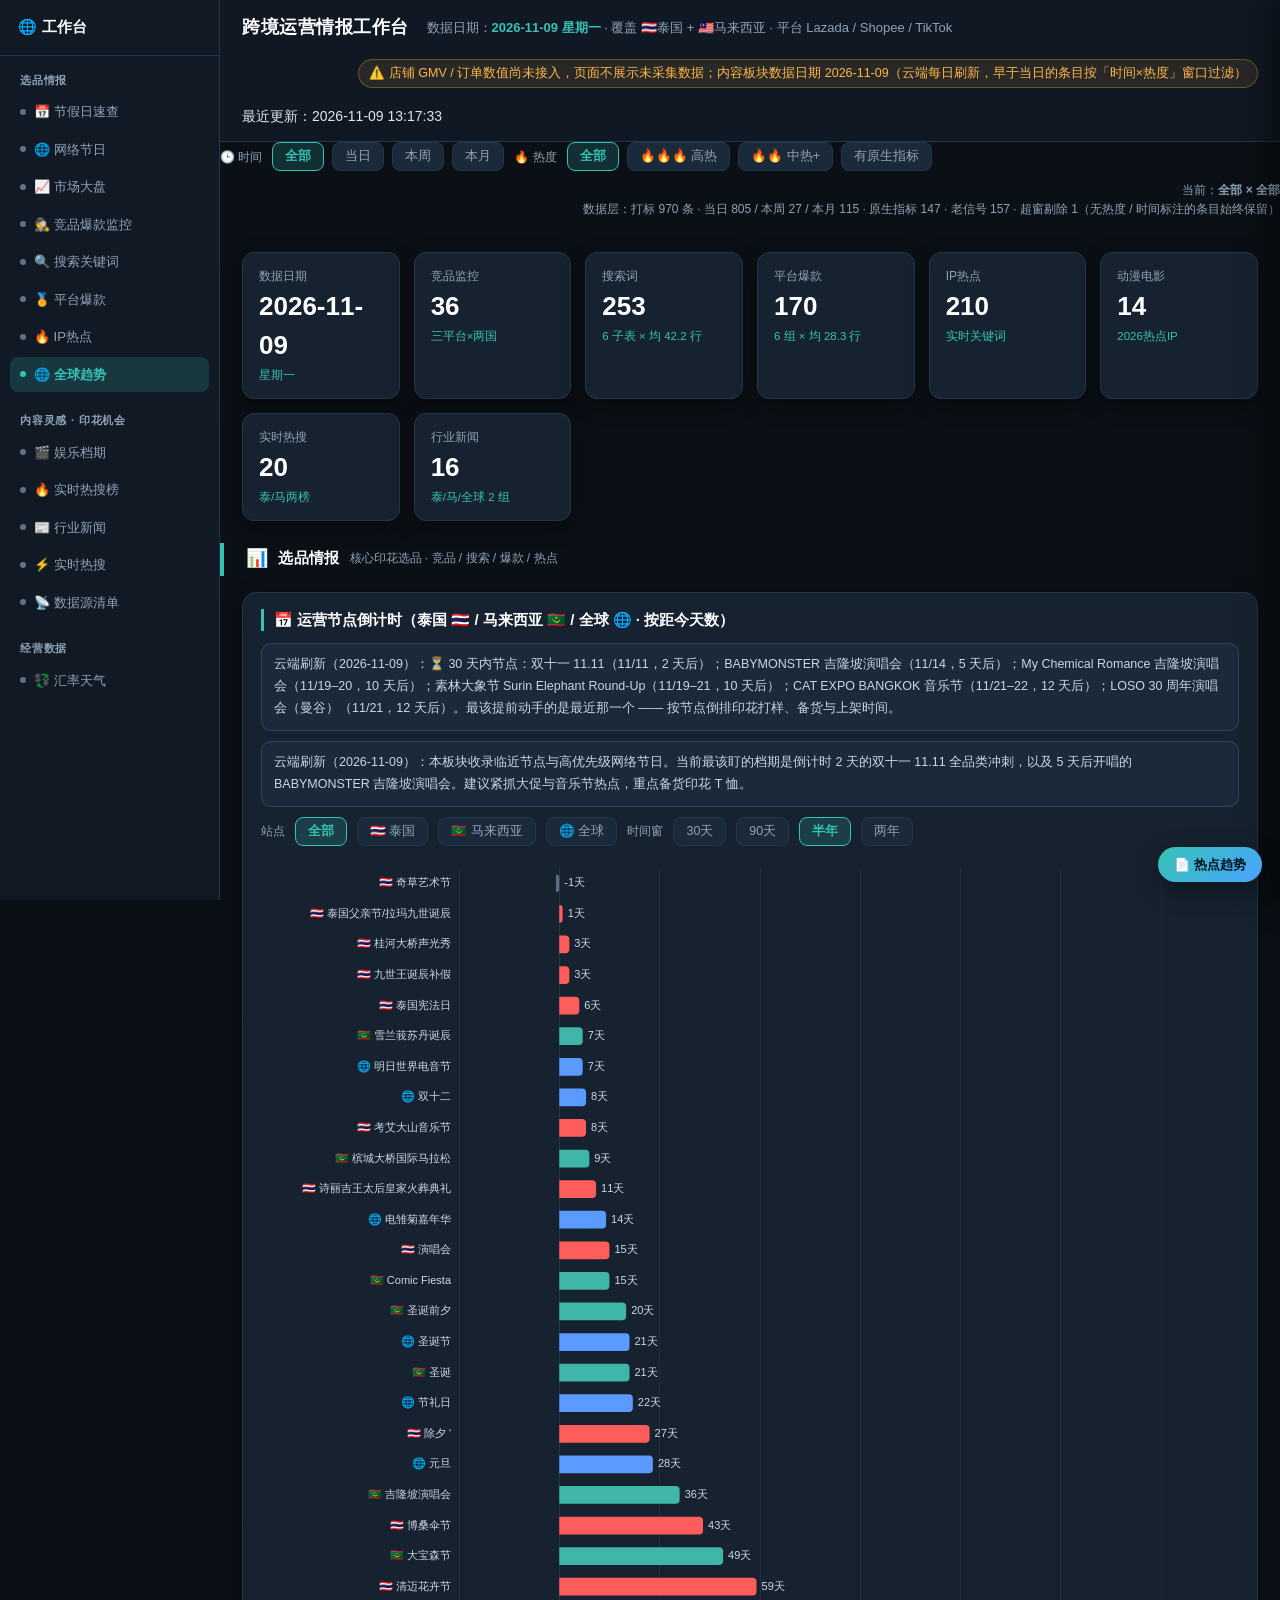
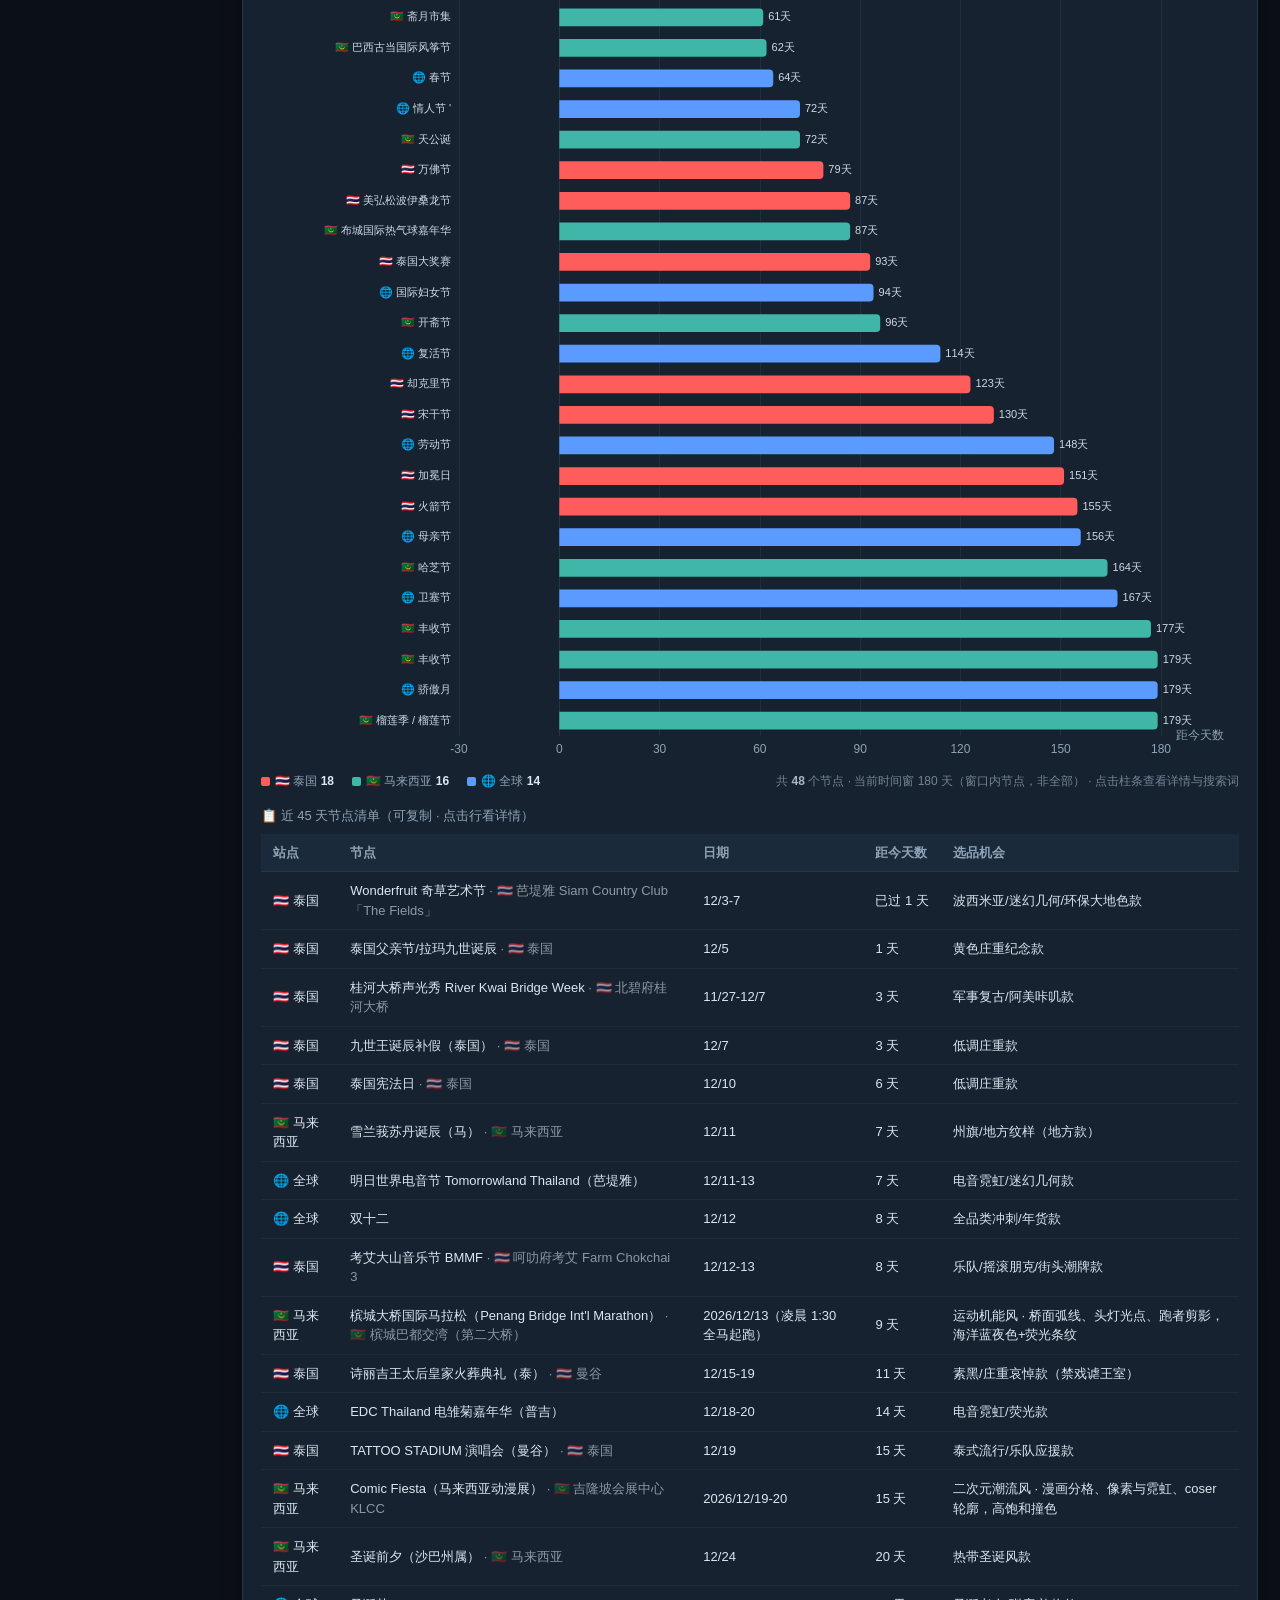
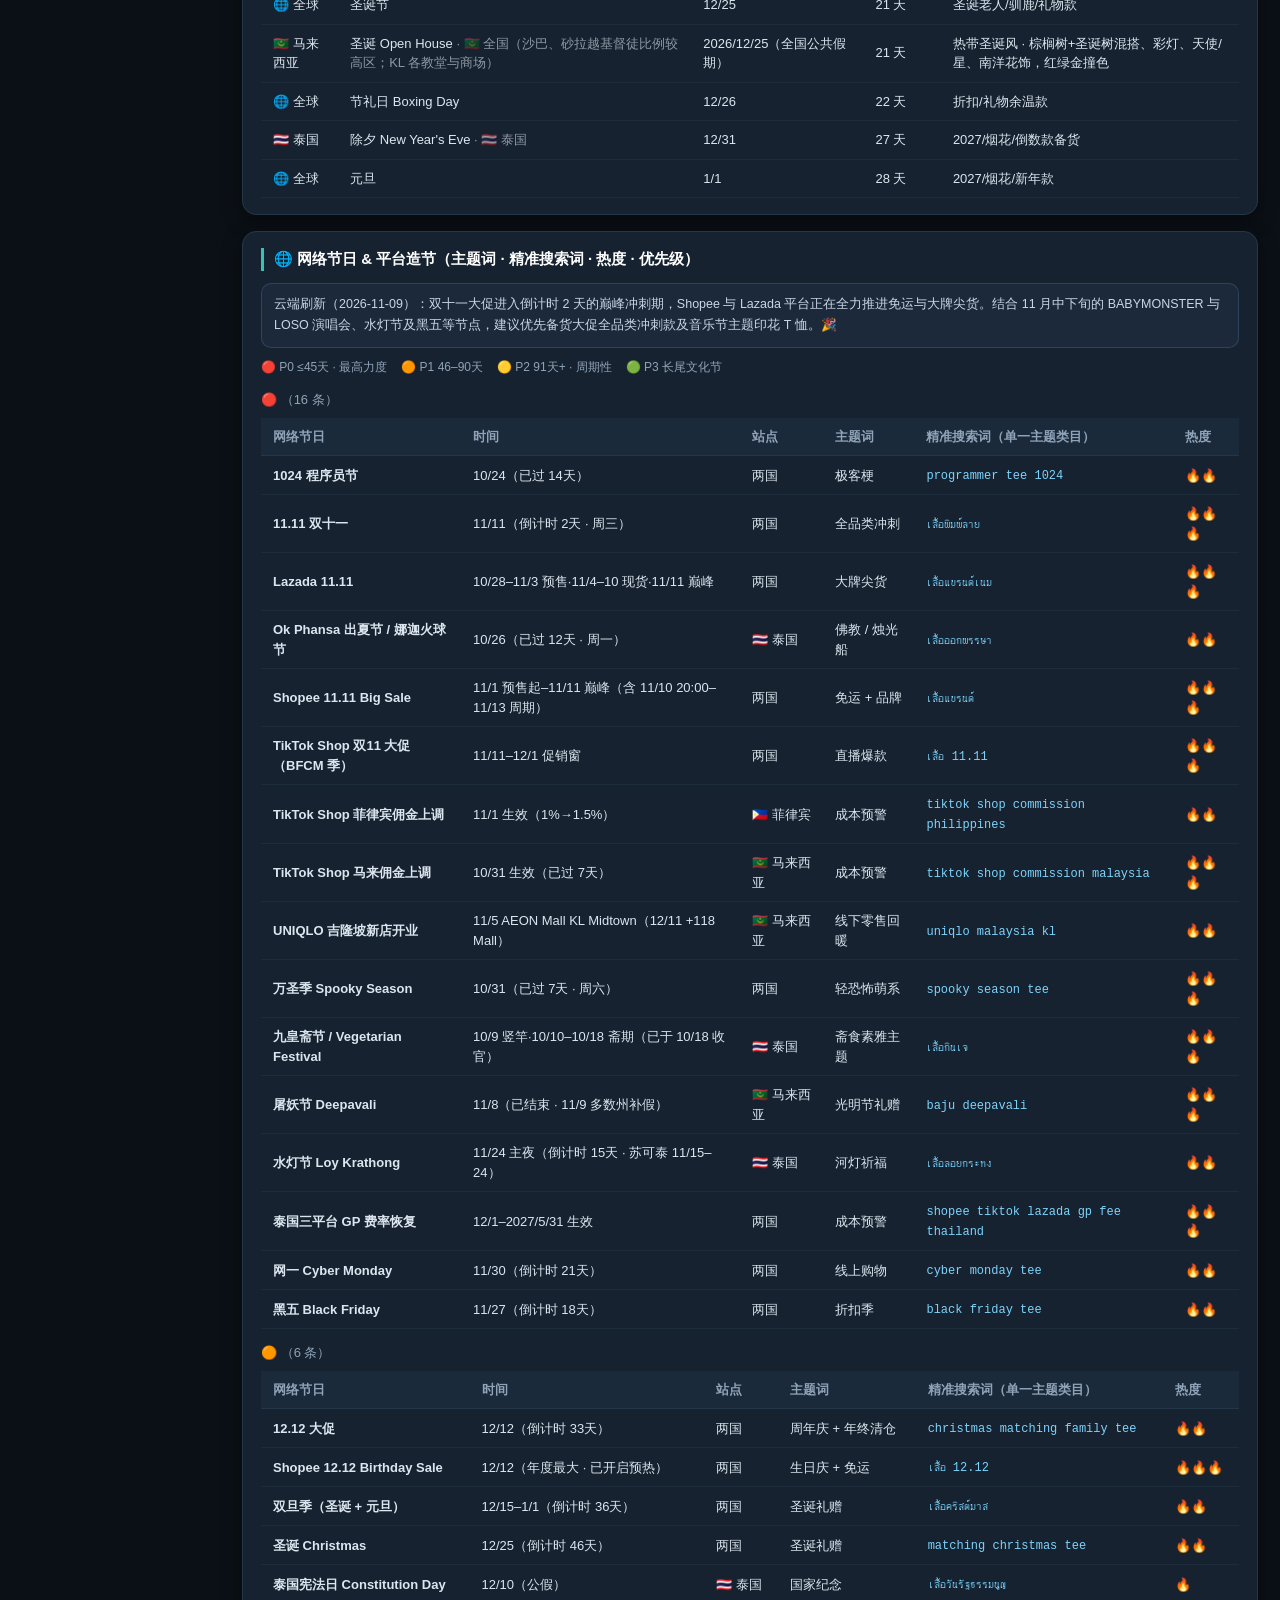
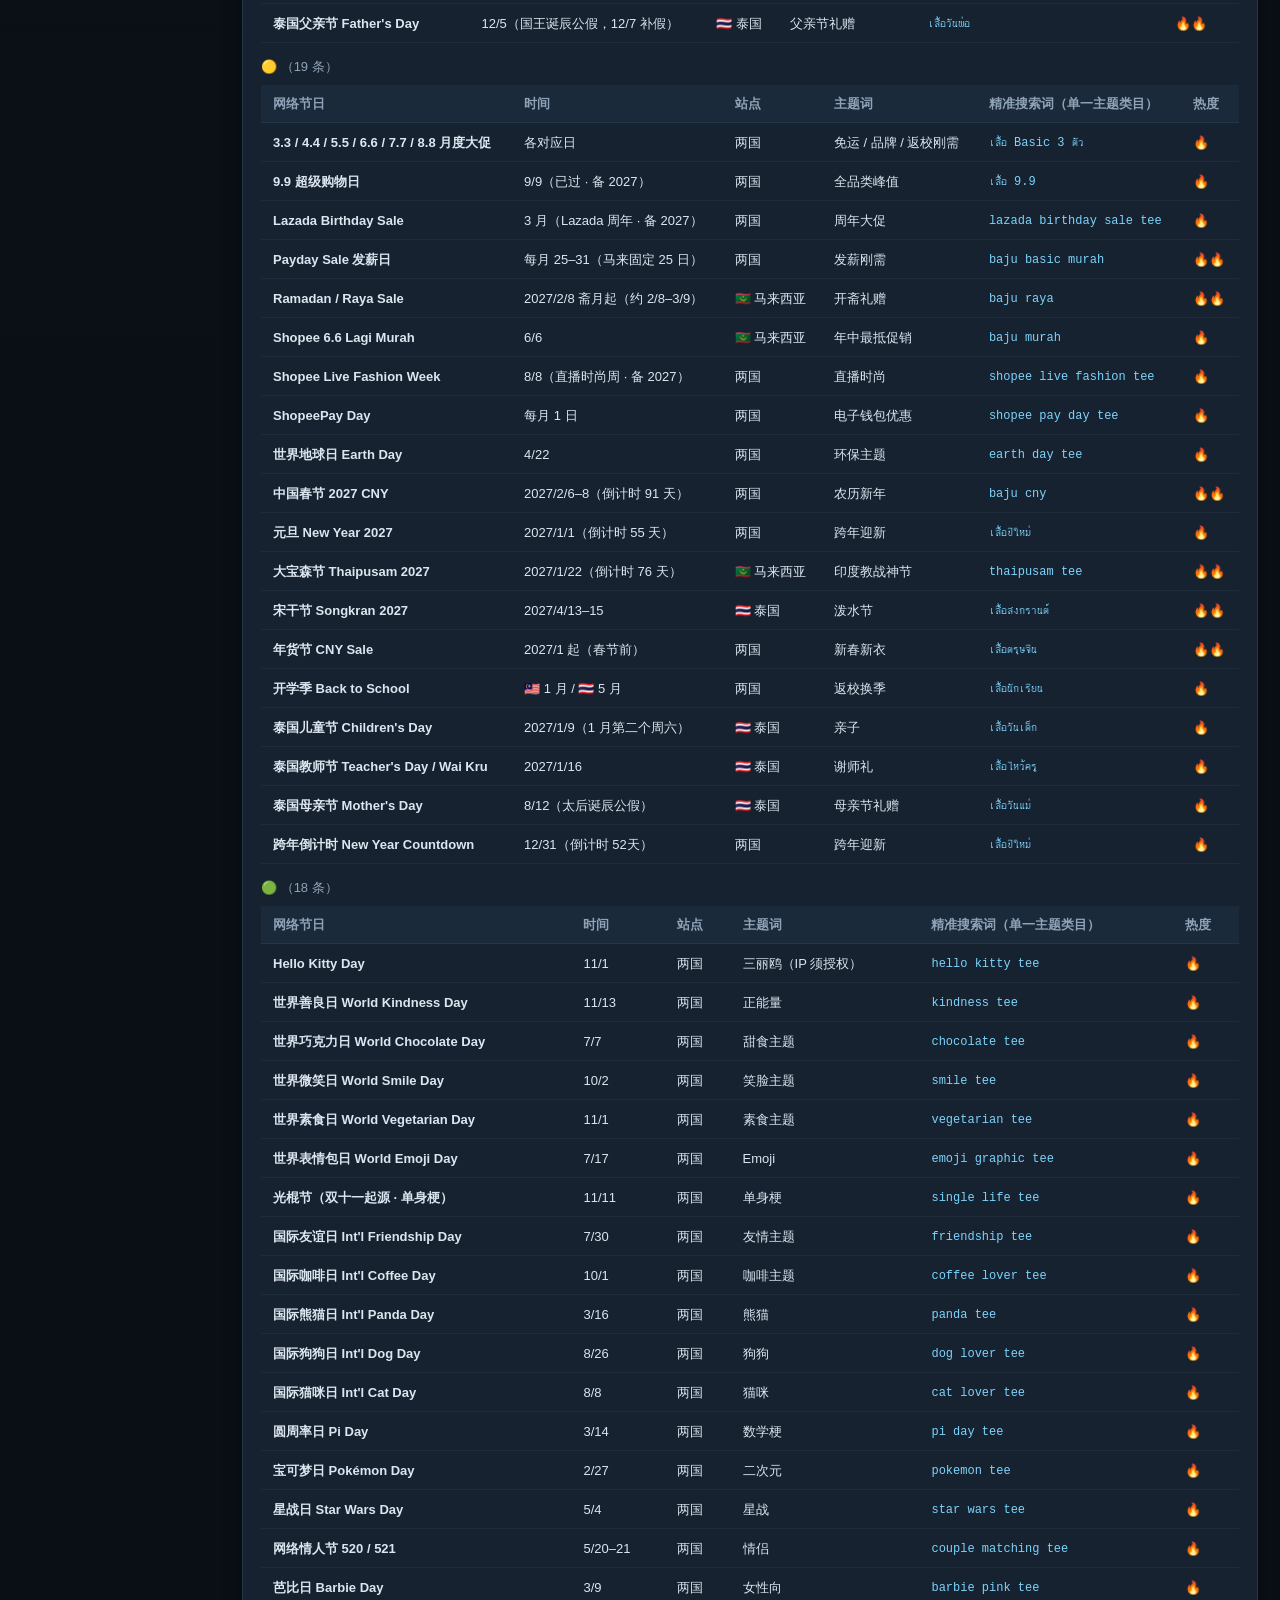
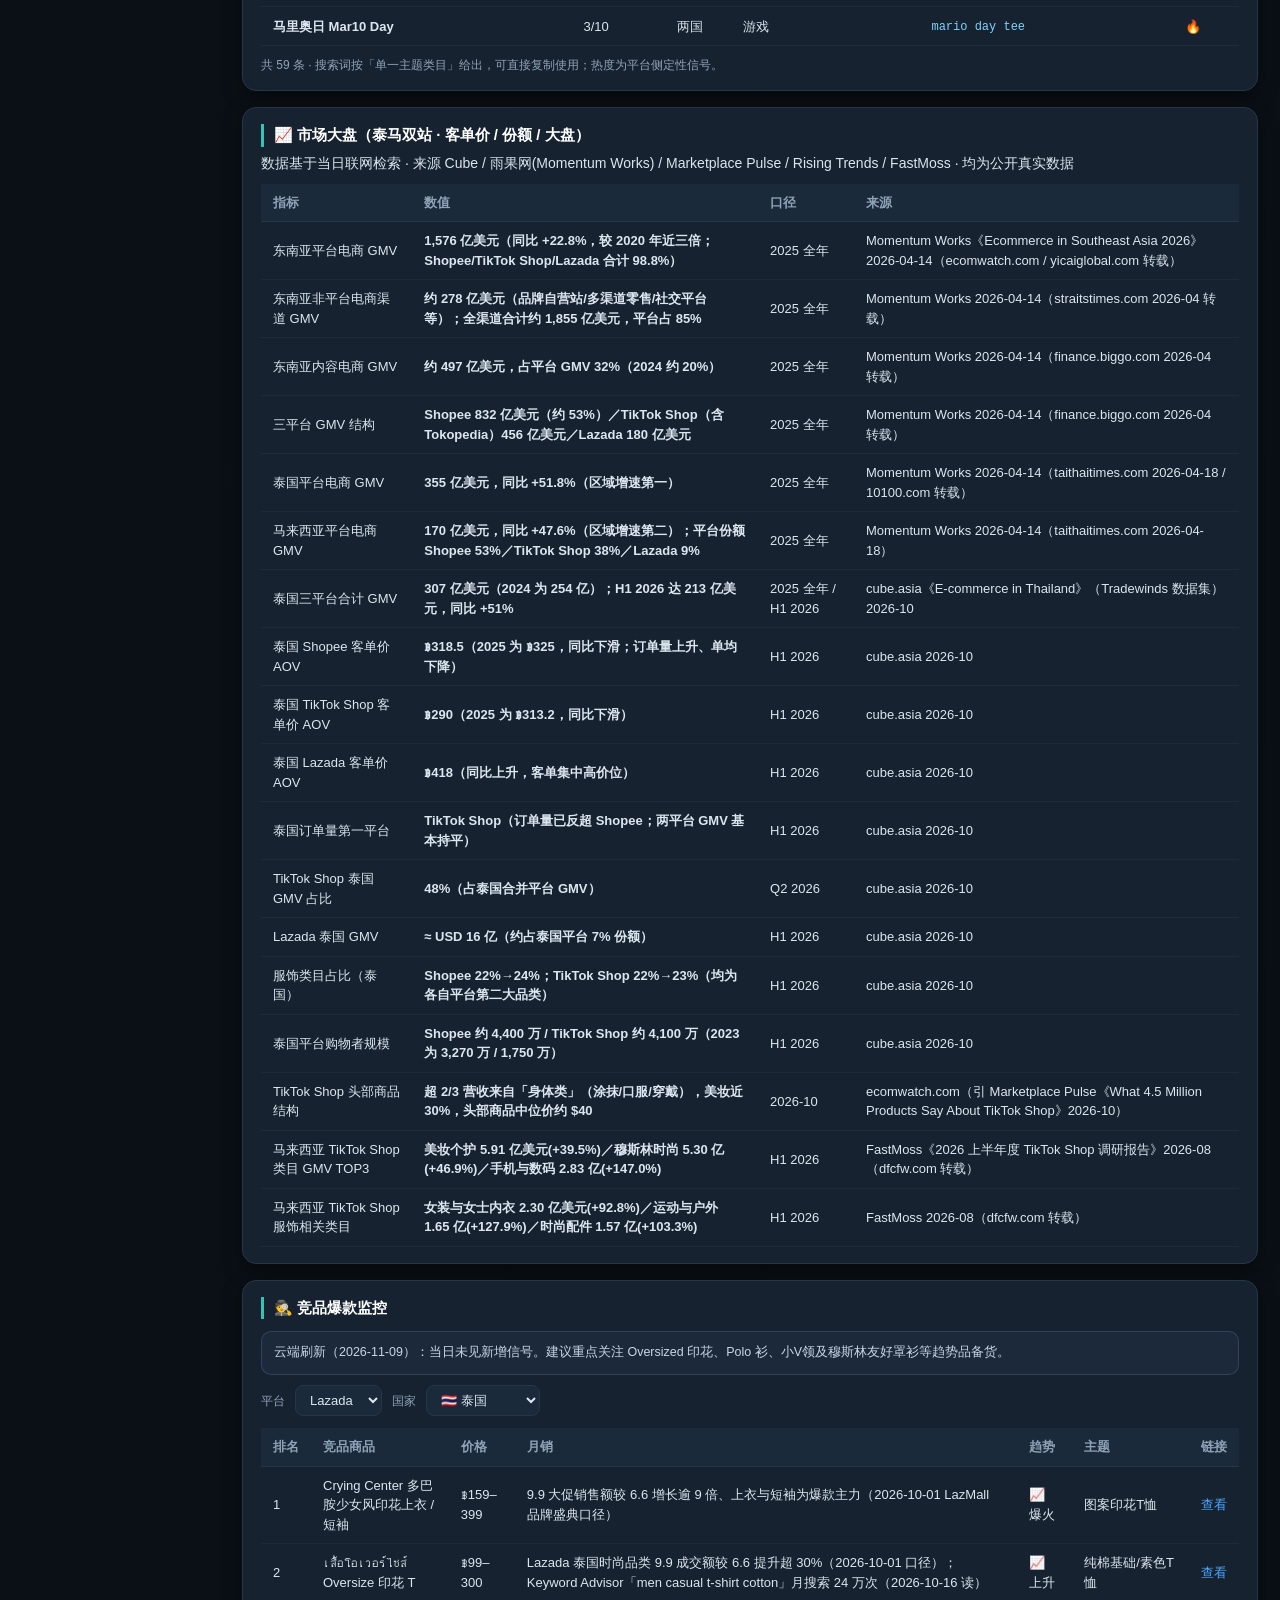
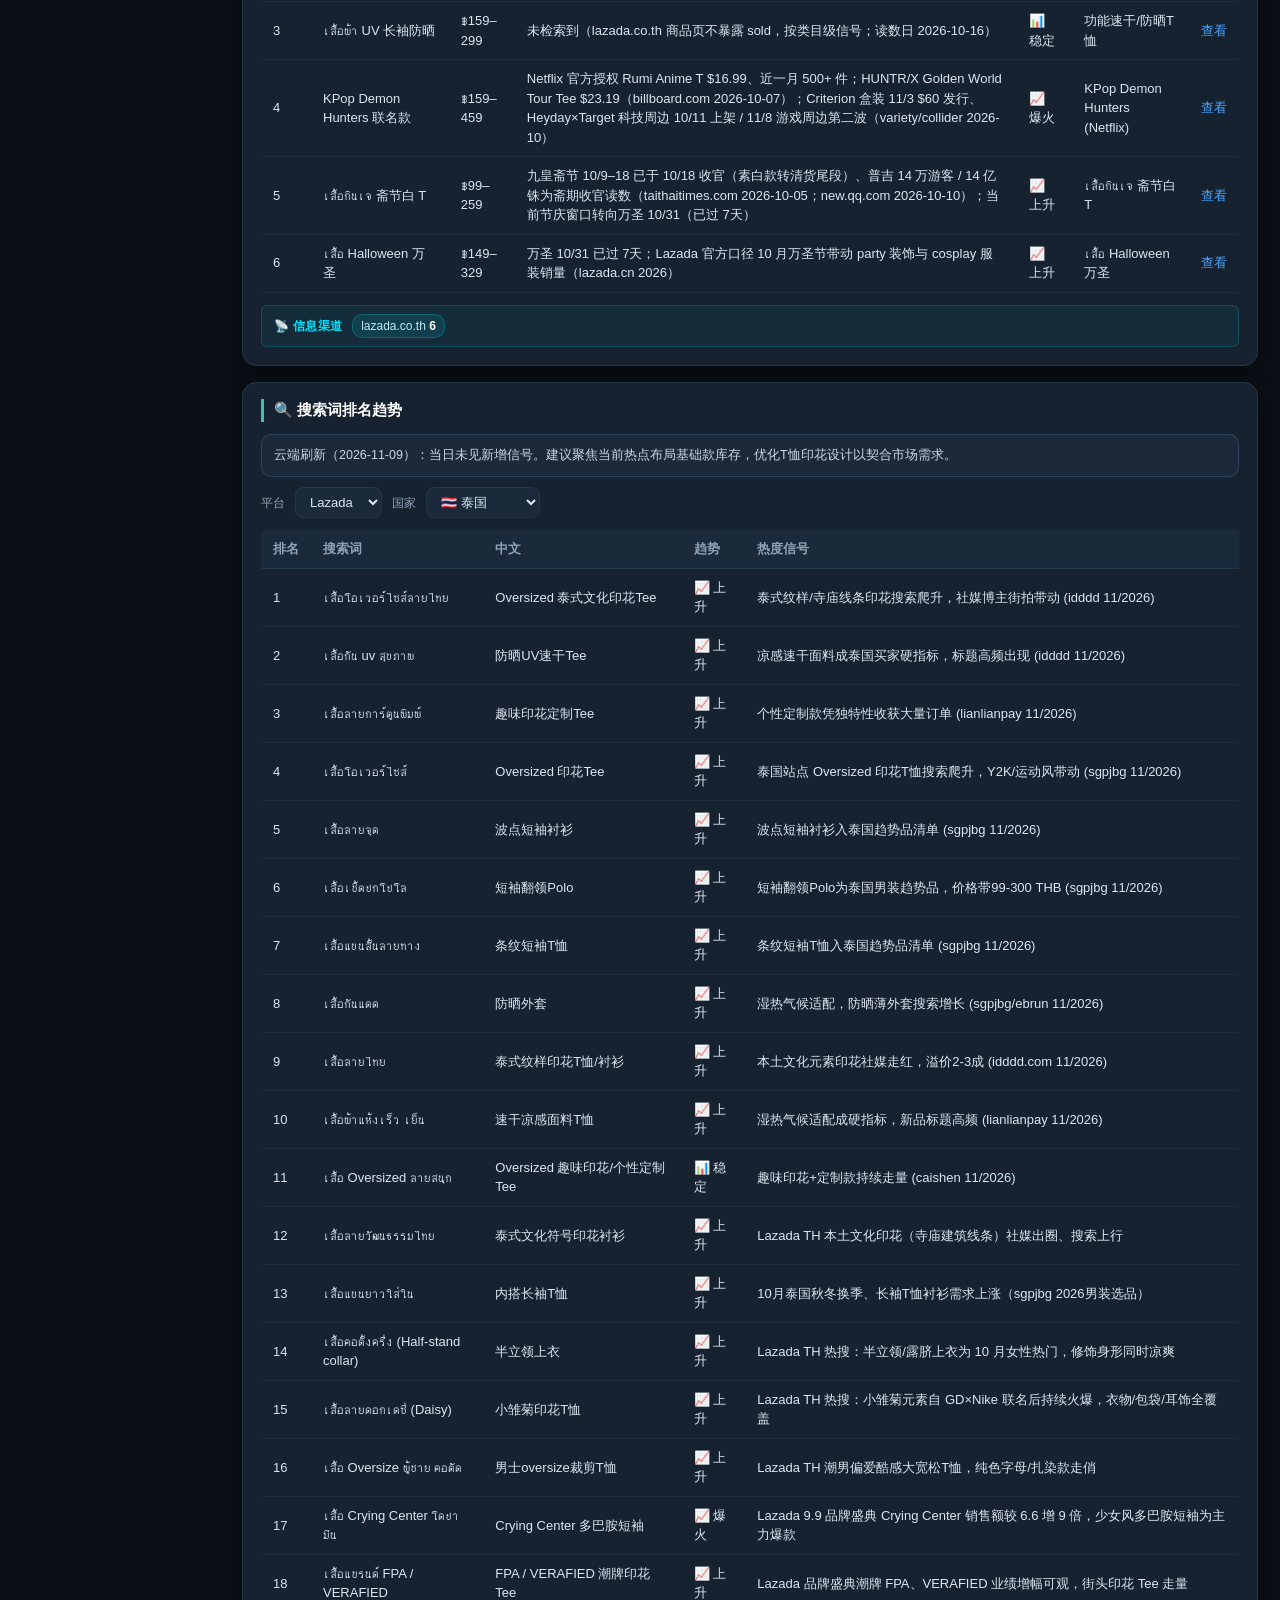
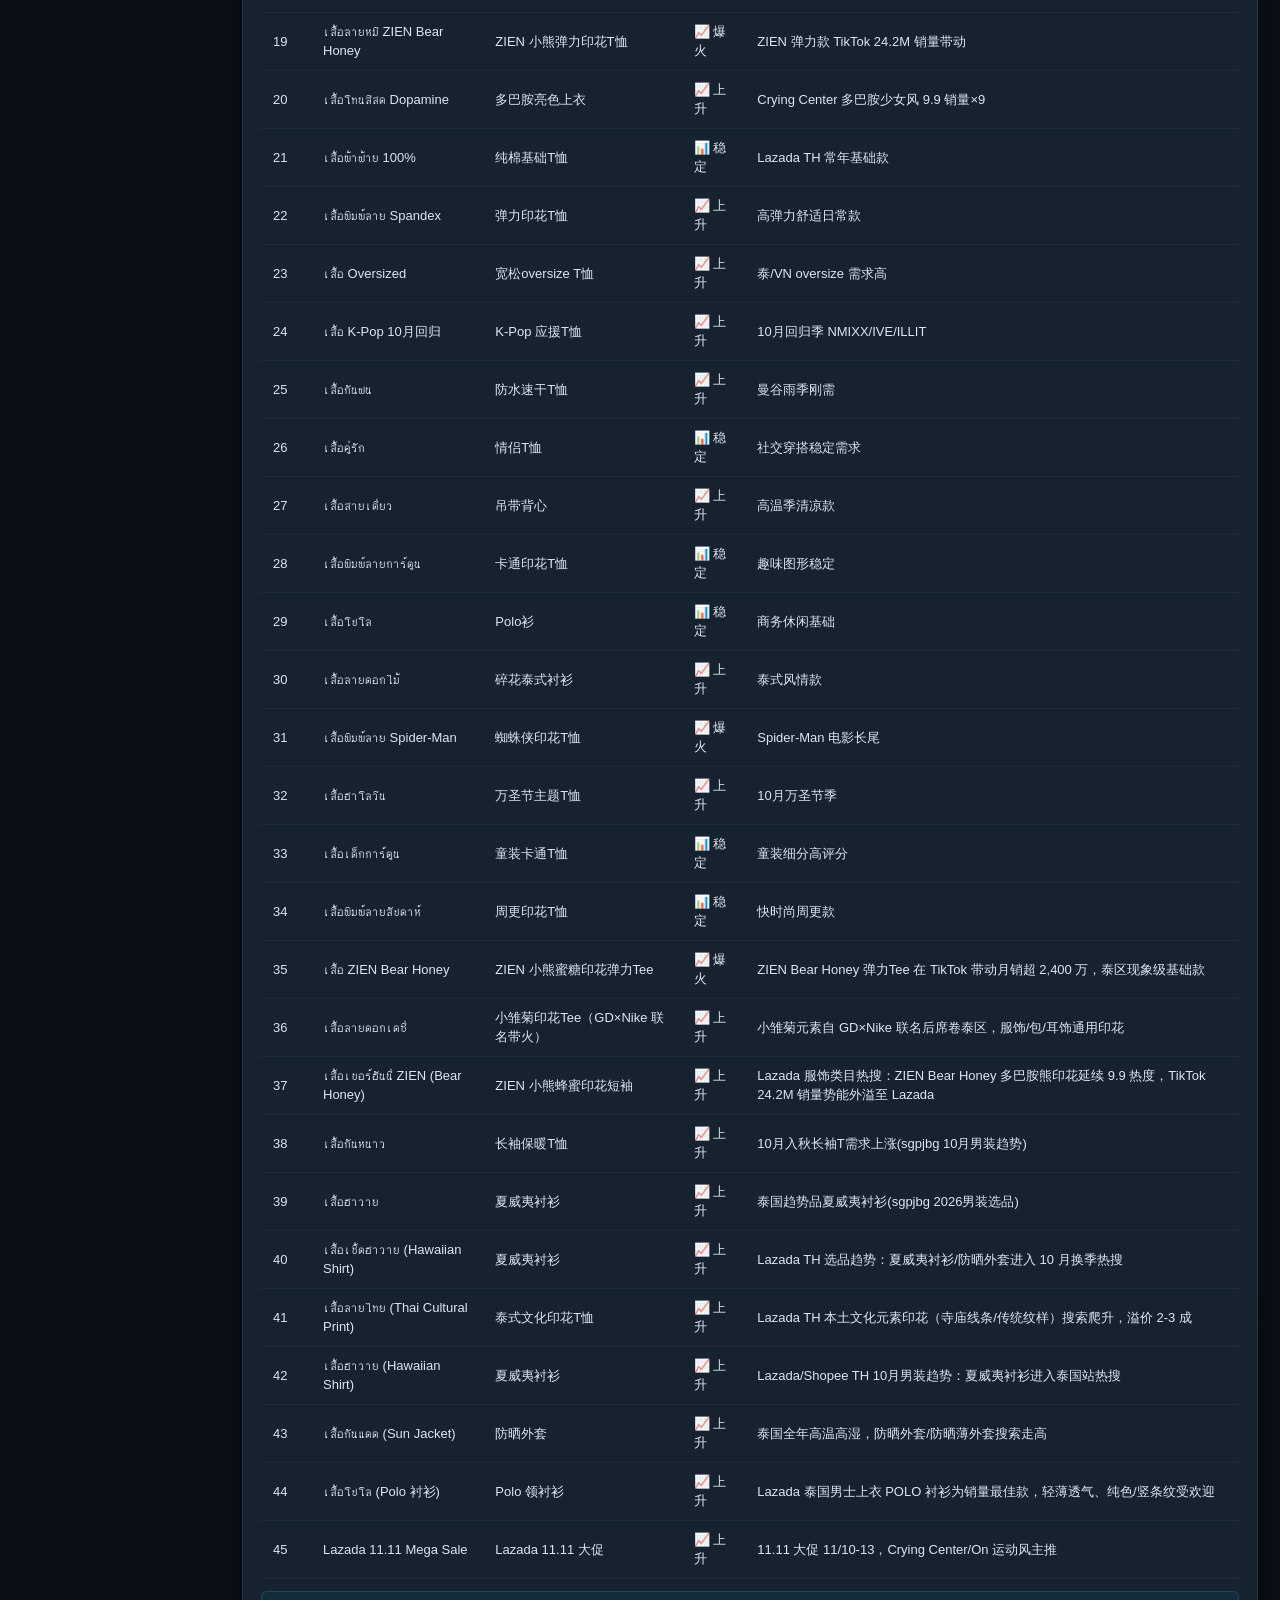
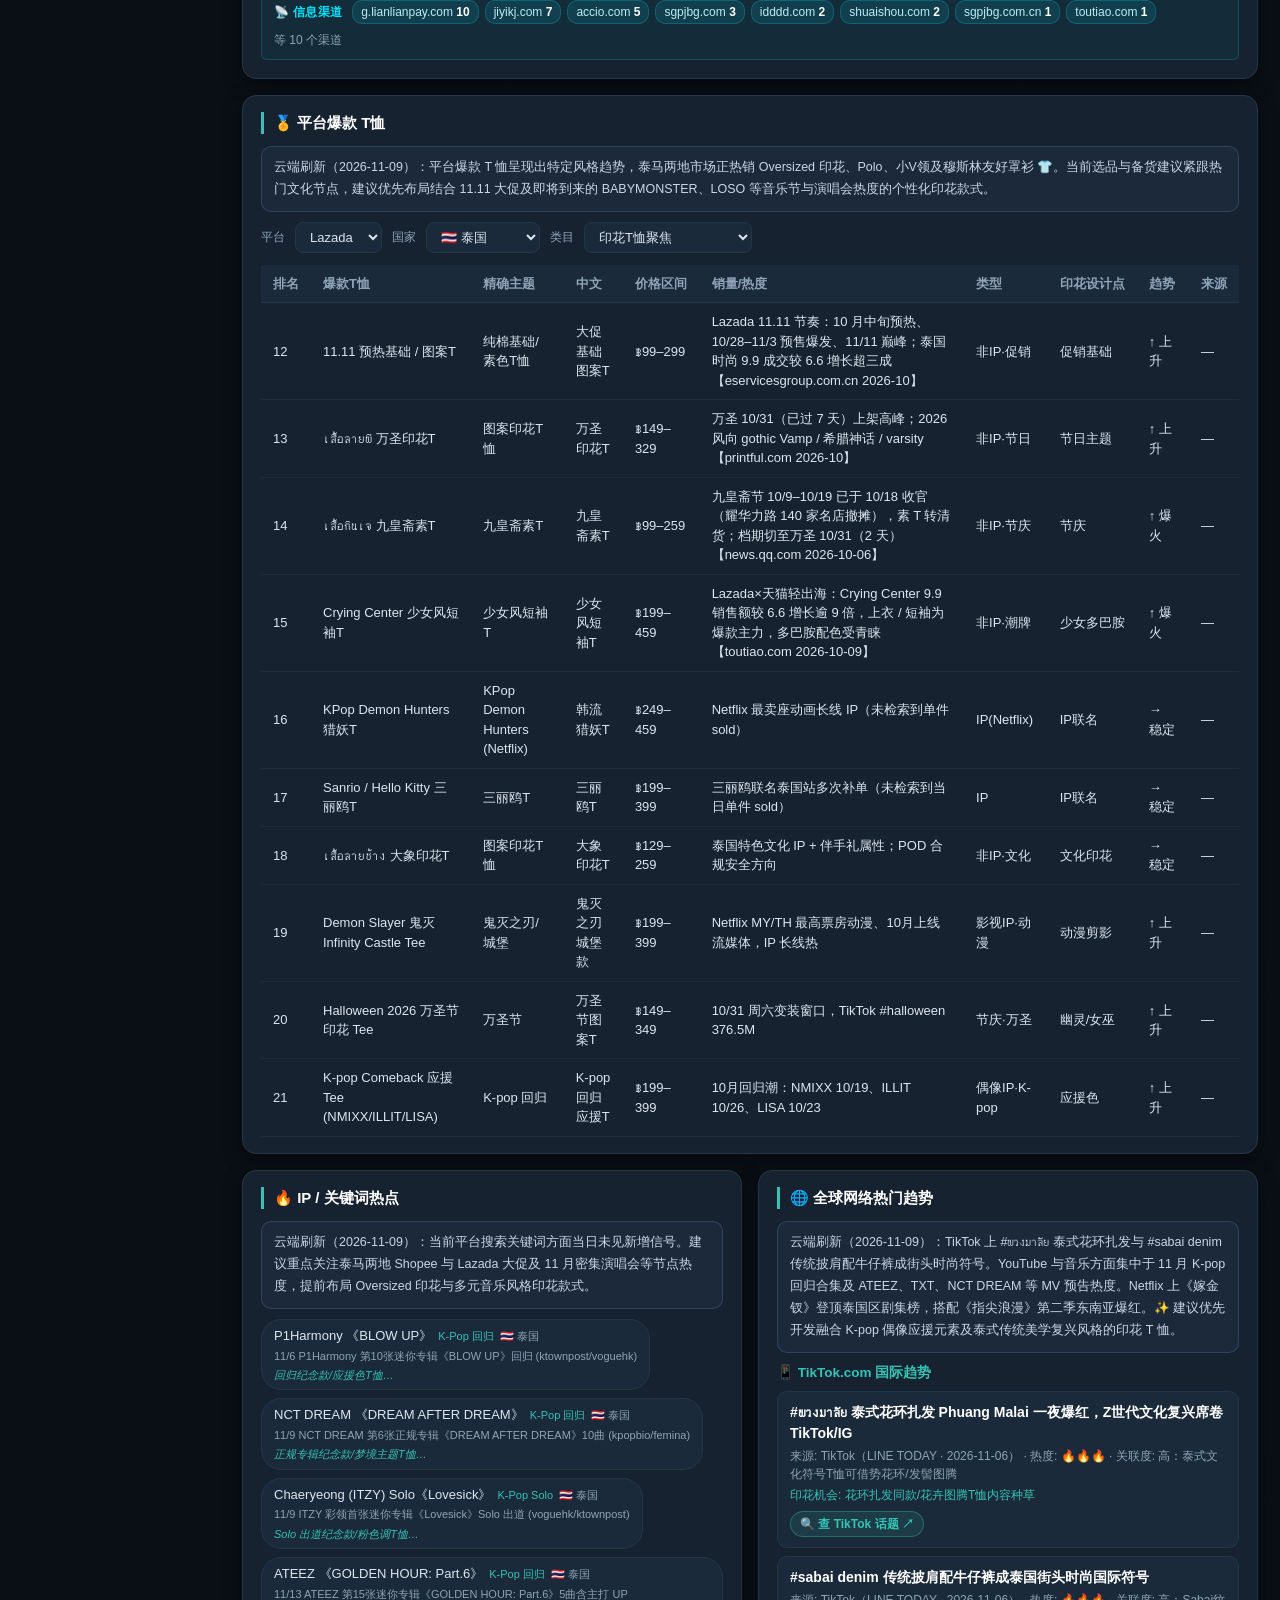
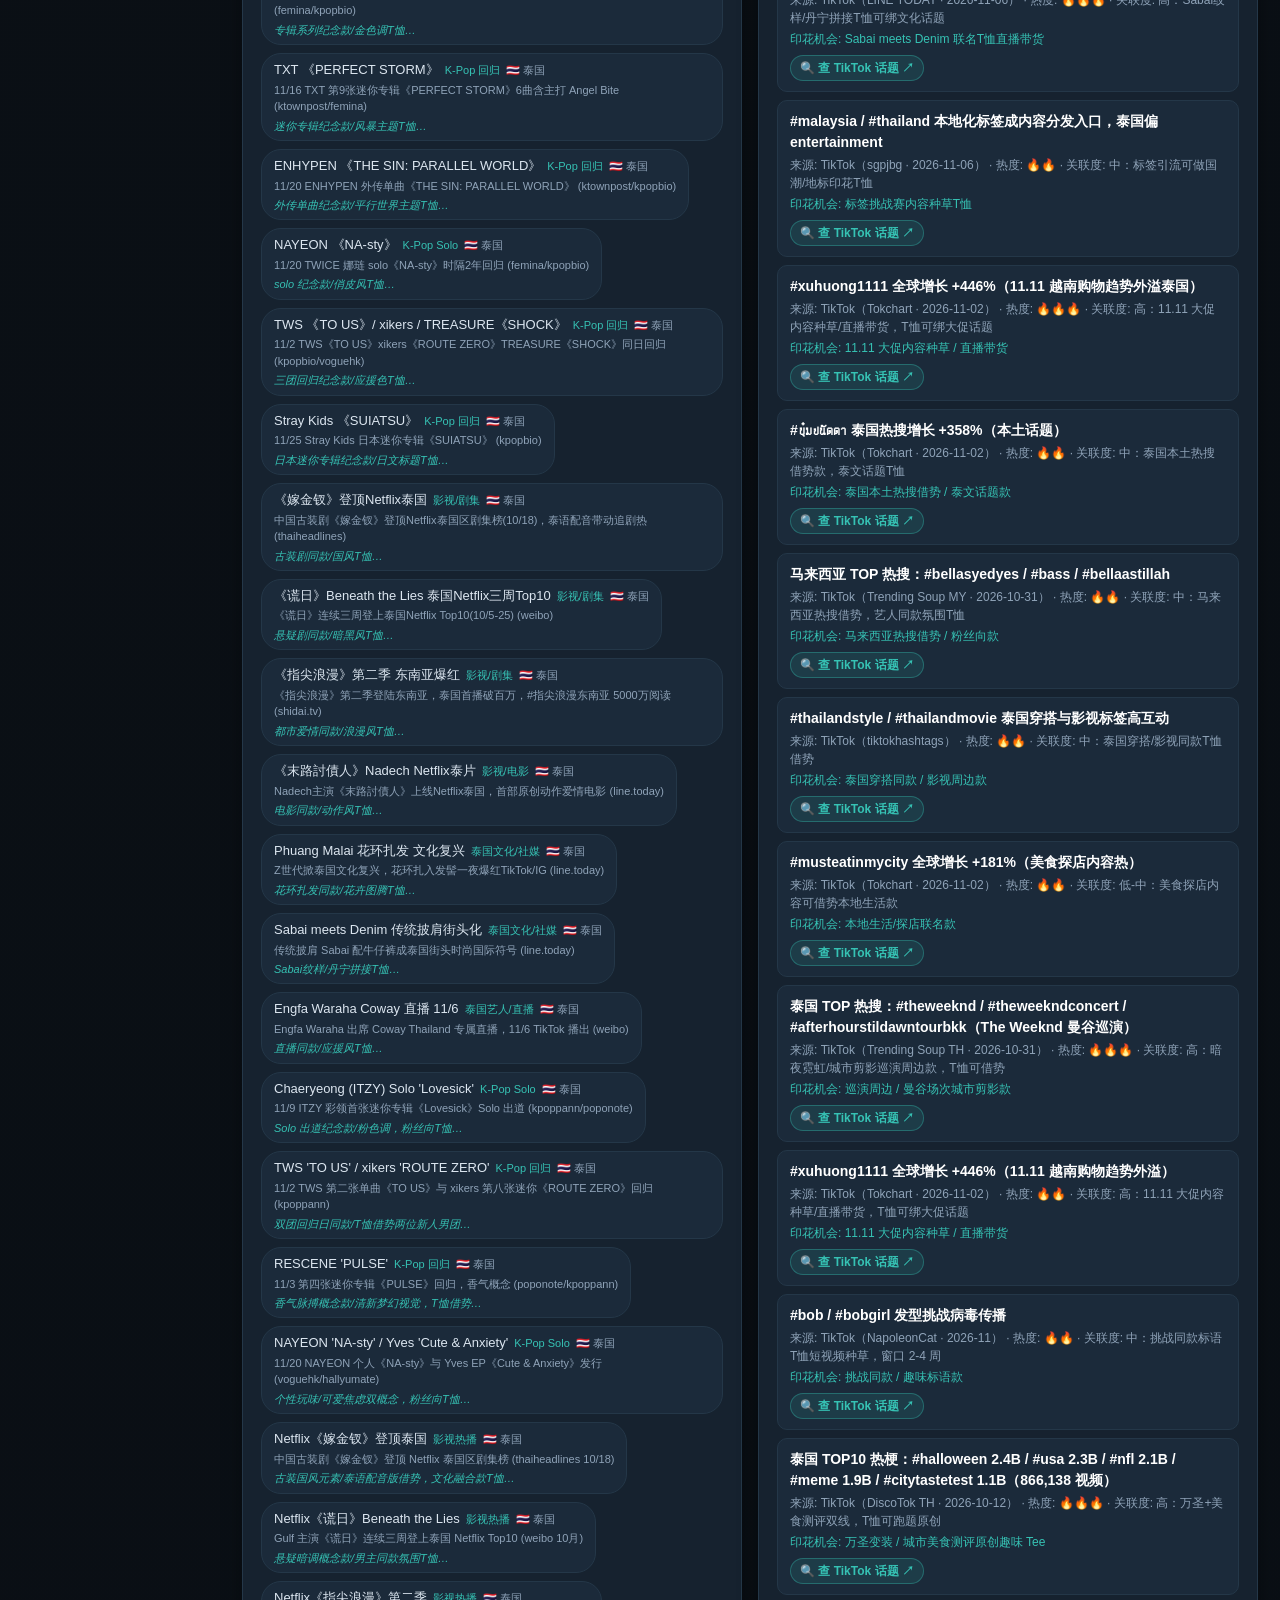
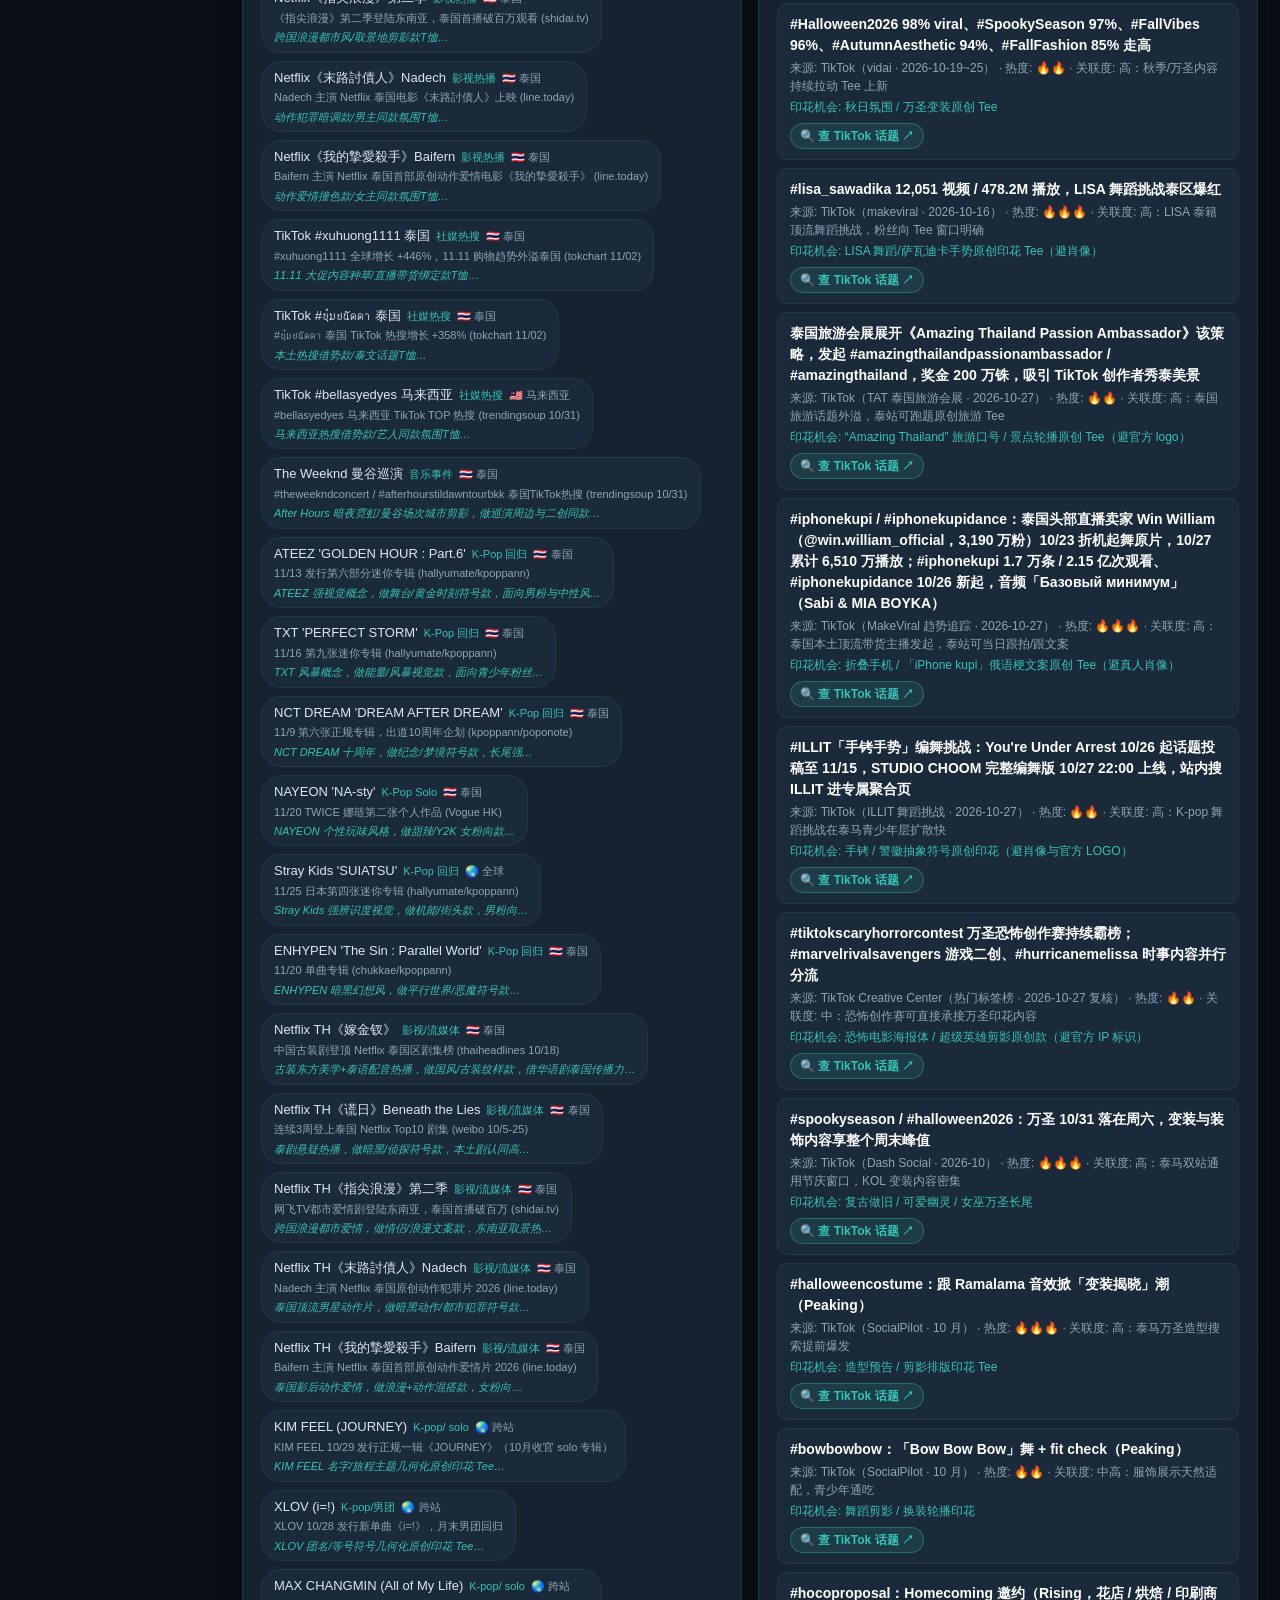
<file: index.html>
<!doctype html>
<html lang="zh-CN" data-page-node-id="wO25RwtMBUuNH9hM192CyJ">
<head data-page-node-id="0STmdxneEF7zBdBXHoxFP5">
<meta name="robots" content="noindex,nofollow,noarchive">
<meta charset="utf-8" data-page-node-id="WrBmlMsuRe3G4wyb8sD6Bn">
<meta name="viewport" content="width=device-width, initial-scale=1" data-page-node-id="51SBV6XZsNqMmIM1EXjGGQ">
<meta name="build" content="2026-11-09T05:18+08:00" data-page-node-id="WrBmlMsuRe3G4wyb8sD6Bn2">
<meta http-equiv="Cache-Control" content="no-cache" data-page-node-id="WrBmlMsuRe3G4wyb8sD6Bn3">
<title>T恤选品工作台</title>
<link rel="stylesheet" href="style.css?v=202611090518" data-page-node-id="YD4AI1jIWI91sC6EycSLoC">
</head>
<body data-page-node-id="epzskflRLzpaDEmtZLJqgZ">
<!-- build=2026-09-10b ts=202609101505 -->
<aside class="sidebar" id="sidebar" data-page-node-id="cGNU6z0ap4HBkVnorTh3Yl">
  <div class="sidebar-brand" data-page-node-id="ZxEhaTHYborNTQuGTw8nTe">🌐 工作台</div>
  <nav class="nav" id="nav" data-page-node-id="DTpFbLDiK1d7glXUubLk01"></nav>
</aside>

<div class="layout" data-page-node-id="fIQATxg2Kz15vONu0nJQlY">
  <header class="topbar" data-page-node-id="NuKa4cuFEXln2B0DoVzrkh">
    <div class="brand" data-page-node-id="Pohivesvhx46IPRvGdTcRK">跨境运营情报工作台</div>
    <div class="meta" data-page-node-id="QjaUWnHlHhZNffNTwb1qXp">数据日期：<span id="report-date" data-page-node-id="1CgAb2uHTeNG7yk7EyX1OE">—</span> · 覆盖 🇹🇭泰国 + 🇲🇾马来西亚 · 平台 Lazada / Shopee / TikTok</div>
    <div class="warn" data-page-node-id="020pMBZkTeeopuWyFqgL1f">⚠️ 店铺 GMV / 订单数值尚未接入，页面不展示未采集数据；内容板块数据日期 <span id="report-date-warn" data-page-node-id="7Uf1ZUUIk6JpD4J2NfjLgZ">—</span>（云端每日刷新，早于当日的条目按「时间×热度」窗口过滤）</div>
    <div class="meta-updated" data-page-node-id="QVOTZAgn0vEcb4HN3ECTFM">最近更新：<span id="updated-at" data-page-node-id="DEzeGfYbAXMpL5H8ytiBBF">—</span></div>
  </header>

  <main class="main" data-page-node-id="ntnDcPDGcJQdw2OiGWkMi4">
    <!-- 全局「时间 × 热度」筛选条（数据层已逐条打标 t/win/h/hl，前端只做视图收窄） -->
    <div class="filters" id="th-filter-bar">
      <span class="flabel">🕒 时间</span><span class="thf-group" id="thf-win"></span>
      <span class="flabel">🔥 热度</span><span class="thf-group" id="thf-heat"></span>
      <span id="thf-note"></span>
    </div>
    <section class="kpi-row" id="kpi-row" data-page-node-id="Pp5lSuLwVzD9DhUe4Dthmx"></section>

    <div class="grid-group" data-page-node-id="P3VueVKWkqpGIDBEjjjXWc">
      <h3 class="group-title" data-page-node-id="wZcNeK7cdMGag3bVDCsTG0"><span class="gt-ico" data-page-node-id="oUwAp9iBx48kpAgsDyq63d">📊</span>选品情报<span class="gt-sub" data-page-node-id="5EIqpmFbOORTyqqf4pEbyd">核心印花选品 · 竞品 / 搜索 / 爆款 / 热点</span></h3>
      <div class="grid" data-page-node-id="Y3RVLOyfm4rklgAxfvL87G">
      <section class="card span-12" id="sec-countdown" data-page-node-id="tzegQekfxqHVA84qC9SDXK">
        <h2 data-page-node-id="ECrtpcqKJRyuiPVlRcA4Tw">📅 运营节点倒计时（泰国 🇹🇭 / 马来西亚 🇲🇷 / 全球 🌐 · 按距今天数）</h2>
        <div class="sec-note" id="note-n_countdown"></div>
        <div class="sec-note" id="note-n_holidays"></div>
        <div class="filters" id="cd-filters"></div>
        <div id="countdown-chart" class="chart" style="height:520px" data-page-node-id="pbJtTrx7QW2CfjeCznQTxs"></div>
        <div class="cd-legend" id="cd-legend"></div>
        <!-- 图表是 canvas，文字选不中也搜不到；这里给一份可读、可复制的最近节点清单 -->
        <div id="cd-list" class="cd-list"></div>
      </section>

      <section class="card span-12" id="sec-onlinefest">
        <h2>🌐 网络节日 &amp; 平台造节（主题词 · 精准搜索词 · 热度 · 优先级）</h2>
        <div class="sec-note" id="note-n_online_festivals"></div>
        <div id="onlinefest-body"></div>
      </section>

      <section class="card span-12" id="sec-market">
        <h2>📈 市场大盘（泰马双站 · 客单价 / 份额 / 大盘）</h2>
        <div class="meta-updated" style="margin:-6px 0 10px">数据基于当日联网检索 · 来源 Cube / 雨果网(Momentum Works) / Marketplace Pulse / Rising Trends / FastMoss · 均为公开真实数据</div>
        <div id="market-body"></div>
      </section>


      <section class="card span-12" id="sec-competitor" data-page-node-id="WeDw3wtpFghgfVThK4a11Q">
        <h2 data-page-node-id="F1XqwyTsbGR8latvoyrXQ5">🕵️ 竞品爆款监控</h2>
        <div class="sec-note" id="note-competitors"></div>
        <div class="filters" id="comp-filters" data-page-node-id="wfkF9lonMdKf6vGVoxWlBy"></div>
        <div id="competitor-body" data-page-node-id="bMaRy1p2lfX3lUUToij4EX"></div>
      </section>

      <section class="card span-12" id="sec-search" data-page-node-id="uZnb64wlr2OVNWBhfx8Dlc">
        <h2 data-page-node-id="GV6NTFGyKwyScMWD7RH2Ej">🔍 搜索词排名趋势</h2>
        <div class="sec-note" id="note-search_rankings"></div>
        <div class="filters" id="search-filters" data-page-node-id="mh1PnSHJ4Hduv8sgrfhifO"></div>
        <div id="search-body" data-page-node-id="AKx9SXZjf6D1BTJTUH2DGQ"></div>
      </section>

      <section class="card span-12" id="sec-best" data-page-node-id="SNNiYS4oUL6ZH5rfwvAXz8">
        <h2 data-page-node-id="3mTUrArgwwi0EoXQi15kEm">🏅 平台爆款 T恤</h2>
        <div class="sec-note" id="note-bestsellers"></div>
        <div class="filters" id="best-filters" data-page-node-id="C4oyJ5hqNkEJRxukCDzbBK"></div>
        <div id="best-body" data-page-node-id="y61qzC2JbcdPsqO9catDC9"></div>
      </section>

      <section class="card span-6" id="sec-ip" data-page-node-id="s6qv183Dw3G6WwqDNwKyfK">
        <h2 data-page-node-id="LqRBkD9IxGSMDlIPm8V9ne">🔥 IP / 关键词热点</h2>
        <div class="sec-note" id="note-n_keywords"></div>
        <div id="ip-body" class="tag-cloud" data-page-node-id="qP7EEfGBIJdUvPvBq1BZrd"></div>
      </section>

      <section class="card span-6" id="sec-global" data-page-node-id="M7ukCExmFrUBuq765yq9JE">
        <h2 data-page-node-id="TrxilRRzZgNx0G6l1bAcwx">🌐 全球网络热门趋势</h2>
        <div class="sec-note" id="note-global_trends"></div>
        <div id="global-body" data-page-node-id="CQBOA8u7dlqXr7Z0Lmmw1l"></div>
      </section>
      </div>
    </div>

    <div class="grid-group" data-page-node-id="D6aGuzNRcIK3IeMlH5xDeZ">
      <h3 class="group-title" data-page-node-id="jA574uvahNXcW88Ier51vG"><span class="gt-ico" data-page-node-id="bhWqCqMv4PZ0em8WulpWO1">🎭</span>内容灵感 · 印花机会<span class="gt-sub" data-page-node-id="FJIFGjf0jShyKiSk8u0mYW">娱乐档期 / 动漫电影 / 实时热搜 / 行业新闻</span></h3>
      <div class="grid" data-page-node-id="1r11goDAp7ori2106KaI5Q">
      <section class="card span-12" id="sec-entertainment" data-page-node-id="DsbbhvegeRY4uEZkBDCy1U">
        <h2 data-page-node-id="XJ60QFHr3zGElYfzwhrRNF">🎬 娱乐档期前瞻（演唱会 / 演出 / 电影 / 新歌）</h2>
        <div class="sec-note" id="note-entertainment"></div>
        <div class="meta-updated" style="margin:-6px 0 10px" data-page-node-id="1Bv4pcZFJAaWBotEiKEOiP">窗口：未来约 3 个月 · 自动隐藏已过期场次 · 数据基于公开真实档期（WebSearch 采集）</div>
        <div id="entertainment-body" data-page-node-id="TWimWGco9zciY5SlGrpyGl"></div>

        <h3 class="sub-h" id="sec-anime" data-page-node-id="VJPTMlyNMNjpQDsuKuRSaF">🎞️ 动漫卡通电影（印花机会）</h3>
        <div class="meta-updated" style="margin:-6px 0 10px" data-page-node-id="qvl0uEllrOCXnckfGEVtNI">2026 真实热点 IP（日本动画电影 / 好莱坞动画 / 东南亚原创）· 数据基于公开票房与榜单（WebSearch 采集）· 含 T恤印花机会与版权合规提示</div>
        <div class="filters" id="anime-filters" data-page-node-id="N2DLEculqtB68xzJ4o8iun"></div>
        <div id="anime-body" class="tag-cloud" data-page-node-id="lvru8kOXqa8PBuHrQW8hRq"></div>
      </section>

      <section class="card span-12" id="sec-hotsearch">
        <h2>🔥 实时热搜（Google Trends · 泰/马/新/印尼/菲）</h2>
        <div class="meta-updated" style="margin:-6px 0 10px">来源：<span id="hotsearch-src">—</span> · 抓取时间：<span id="hotsearch-at">—</span> · 每日 10:00 / 22:00 自动刷新</div>
        <div id="hotsearch-body" class="hs-grid"></div>
      </section>

      <section class="card span-12" id="sec-news">
        <h2>📰 行业新闻（泰/马 · 电商服饰）</h2>
        <div class="meta-updated" style="margin:-6px 0 10px">来源：<span id="news-src">—</span> · 每日 10:00 / 22:00 自动刷新</div>
        <div id="news-body" class="news-grid"></div>
      </section>

      <section class="card span-12" id="sec-livetrends" data-page-node-id="llmQVxCYhf7PL2ahLMwuFN">
        <h2 data-page-node-id="htQhITNQxdeW4DNMbb8GHX">⚡ 实时热搜（Google Trends · 自动刷新）</h2>
        <div class="meta-updated" style="margin:-6px 0 10px" data-page-node-id="6M3fCLXrBur8ImpnpfKADp">来源：Google Trends 泰国/马来西亚每日热搜 · <span id="livetrends-at" data-page-node-id="C2eemnd3PFzEhzdlDBko3Y">—</span></div>
        <div id="livetrends-body" class="live-trends" data-page-node-id="9fDqlpsSGMaVD725VMdy8V"></div>
      </section>

      <section class="card span-12" id="sec-live" data-page-node-id="muNyavVidCNtBVic8YbLCq">
        <h2 data-page-node-id="pOKHAyJUvqGstlVUi5cIzG">📡 数据源清单与实时快照</h2>
        <div class="meta-updated" style="margin:-6px 0 10px">共 <span id="live-src-count">—</span> 个渠道 · 全部为程序直抓 · 点卡片打开人读页面，RSS 原始地址在详情里</div>
        <div id="live-body" class="live-grid" data-page-node-id="Zo2E46W6WOa8Zg1vPIMqVI"></div>
      </section>
      </div>
    </div>

    <div class="grid-group" data-page-node-id="htITmI6RhhehvFTFS4TxlC">
      <h3 class="group-title" data-page-node-id="GuBr1QRCUNIU0f9QFboQjx"><span class="gt-ico" data-page-node-id="NbMc3fF7A9B9g2DnGHSKMT">💱</span>经营数据<span class="gt-sub" data-page-node-id="dNk6I1Wu8IQrGJEiki1de7">汇率 / 天气 / 成本预警</span></h3>
      <div class="grid" data-page-node-id="FXID0CKSLUja1VnY0CLKGf">
      <section class="card span-12" id="sec-fx" data-page-node-id="ONHthu7AJxFRPqzDkNlYnq">
        <h2 data-page-node-id="xpM5F7hCPFsFr3cghNLncS">💱 汇率 · 天气 · 成本预警</h2>
        <div class="sec-note" id="note-n_fx"></div>
        <div class="sec-note" id="note-n_weather"></div>
        <div id="fx-body" class="fx-grid" data-page-node-id="gjcbGmHcNHi1tAQjY1DTw8"></div>
      </section>
      </div>
    </div>
  </main>
</div>

<footer class="foot" data-page-node-id="ncDRaCBNi8AXVYnnRo7AVP">
  信息渠道：工作台自有 <span id="report-src-count" data-page-node-id="davodTO3c9BZmPiQTlq2nj">—</span> 类公开数据源程序直抓（Google Trends 泰/马热搜 · Google News 与 8 家泰马媒体 RSS · Open-Meteo 天气与空气质量 · open.er-api 汇率）× 泰🇹🇭 马🇲🇾，每日 10:00 / 22:00 自动刷新 · 店铺 GMV / 订单数值未接入，页面不展示
</footer>

<div class="drawer-backdrop" id="drawer-backdrop" data-page-node-id="ZI7RVqHHUdCi5r37GNppDd"></div>
<aside class="drawer" id="drawer" data-page-node-id="6njwYeEnOt5NQ7cJ7kqAst">
  <div class="drawer-head" data-page-node-id="iwBfoArvZtmd7BjuOJ0gZu">
    <button class="drawer-close" id="drawer-close" aria-label="关闭" data-page-node-id="j6EAGulpsqHVWPR83tj8sI">✕</button>
  </div>
  <div class="drawer-body" id="drawer-body" data-page-node-id="d14Zv9wHdc48CL0BqY1m0I"></div>
</aside>

<script src="vendor/echarts.min.js"></script>
<script src="app.js?v=202611090518"></script>
<a id="xlink-report" href="report.html" style="position:fixed;right:18px;bottom:18px;z-index:99999;background:linear-gradient(135deg,#36c2b4,#4aa3ff);color:#00131a;font-weight:700;font-size:13px;line-height:1;padding:11px 16px;border-radius:999px;text-decoration:none;box-shadow:0 8px 24px rgba(0,0,0,.38);font-family:inherit">📄 热点趋势</a>
</body>
</html>
</file>
<file: style.css>
:root{
  --bg:#0b1016; --bg2:#111a24; --card:#16222f; --card2:#1b2a3a;
  --line:#243748; --txt:#dce6f0; --txt2:#8fa3b8; --muted:#5f7388;
  --accent:#36c2b4; --accent2:#4aa3ff; --warn:#ffb547; --danger:#ff5c5c; --ok:#3fb6a8;
  --shadow:0 6px 20px rgba(0,0,0,.35);
  --sidebar-w:220px;
}
*{box-sizing:border-box;margin:0;padding:0}
/* 关闭态的右侧抽屉被 transform 推到视口外，Chrome 仍把它计入可滚动区，
   窄屏下会让整页多出横向滚动（390px 视口 scrollWidth=479）。
   clip 不产生滚动容器，不会破坏 sticky 导航与 scroll-behavior。 */
html{overflow-x:clip}
html{scroll-behavior:smooth}
body{
  background:linear-gradient(180deg,var(--bg),#080d12);
  color:var(--txt);
  font-family:-apple-system,BlinkMacSystemFont,"Segoe UI","PingFang SC","Microsoft YaHei",sans-serif;
  font-size:14px; line-height:1.5;
}

/* ---------- 左侧导航 ---------- */
.sidebar{
  position:fixed; left:0; top:0; bottom:0; width:var(--sidebar-w);
  background:var(--bg2); border-right:1px solid var(--line);
  display:flex; flex-direction:column; z-index:30;
}
.sidebar-brand{
  padding:16px 18px; font-size:15px; font-weight:700; color:#fff;
  border-bottom:1px solid var(--line); letter-spacing:.3px;
}
.nav{flex:1; overflow-y:auto; padding:10px 10px 20px}
.nav-group{margin-bottom:14px}
.nav-title{
  color:var(--txt2); font-size:11px; text-transform:uppercase; letter-spacing:.8px;
  padding:6px 10px; font-weight:700;
}
.nav a{
  display:flex; align-items:center; gap:8px;
  padding:8px 10px; border-radius:8px; color:var(--txt2); font-size:13px;
  text-decoration:none; margin-bottom:2px; cursor:pointer; transition:.15s;
}
.nav a:hover{background:rgba(54,194,180,.1); color:var(--txt)}
.nav a.active{background:rgba(54,194,180,.18); color:var(--accent); font-weight:600}
.nav a .dot{width:6px;height:6px;border-radius:50%;background:var(--muted)}
.nav a.active .dot{background:var(--accent)}

/* ---------- 主布局 ---------- */
.layout{margin-left:var(--sidebar-w); min-height:100vh; display:flex; flex-direction:column}
.topbar{
  display:flex; align-items:center; gap:18px; flex-wrap:wrap;
  padding:14px 22px; background:rgba(17,26,36,.95);
  border-bottom:1px solid var(--line); position:sticky; top:0; z-index:20; backdrop-filter:blur(6px);
}
.brand{font-size:18px; font-weight:700; color:#fff; letter-spacing:.5px}
.meta{color:var(--txt2); font-size:13px}
.meta #report-date{color:var(--accent); font-weight:700}
.warn{margin-left:auto; color:var(--warn); font-size:12.5px; background:rgba(255,181,71,.1);
  border:1px solid rgba(255,181,71,.3); padding:4px 10px; border-radius:20px}

.main{padding-bottom:40px}

.kpi-row{
  display:grid; grid-template-columns:repeat(auto-fit,minmax(150px,1fr)); gap:14px; padding:18px 22px 4px;
}
.kpi{background:var(--card); border:1px solid var(--line); border-radius:12px; padding:14px 16px; box-shadow:var(--shadow); cursor:pointer; transition:.15s}
.kpi:hover{transform:translateY(-2px); border-color:rgba(54,194,180,.4)}
.kpi-label{color:var(--txt2); font-size:12px}
.kpi-value{font-size:26px; font-weight:800; color:#fff; margin:2px 0}
.kpi-sub{color:var(--accent); font-size:11.5px}

.grid{display:grid; grid-template-columns:repeat(12,1fr); gap:16px; padding:16px 22px}
.grid > *{min-width:0}   /* 允许卡片内的宽表在自身容器里横向滚动，而不是把整页撑宽 */
.card{background:var(--card); border:1px solid var(--line); border-radius:14px; padding:16px 18px; box-shadow:var(--shadow)}
.span-12{grid-column:span 12}
.span-6{grid-column:span 6}
.card h2{font-size:15px; color:#fff; margin-bottom:12px; font-weight:700; border-left:3px solid var(--accent); padding-left:10px; scroll-margin-top:80px}
.card .sub-h{font-size:14px; color:#fff; font-weight:700; margin:22px 0 10px; padding:10px 0 0; border-top:1px dashed var(--line); border-left:3px solid var(--accent2); padding-left:10px; scroll-margin-top:80px}
.chart{width:100%}

.filters{display:flex; align-items:center; gap:10px; margin-bottom:12px; flex-wrap:wrap}
.flabel{color:var(--txt2); font-size:12px}
.fselect{
  background:var(--card2); color:var(--txt); border:1px solid var(--line);
  border-radius:8px; padding:6px 10px; font-size:13px; outline:none;
}
.fselect:focus{border-color:var(--accent)}
.fbtn{
  background:var(--card2); color:var(--txt2); border:1px solid var(--line);
  border-radius:8px; padding:5px 12px; font-size:12.5px; cursor:pointer;
  transition:.15s; font-family:inherit; line-height:1.4;
}
.fbtn:hover{color:var(--txt); border-color:rgba(54,194,180,.5)}
.fbtn.on{background:rgba(54,194,180,.18); color:var(--accent); border-color:var(--accent); font-weight:600}
.cd-legend{display:flex; gap:18px; flex-wrap:wrap; margin-top:10px; font-size:12px; color:var(--txt2)}
.cd-legend b{color:var(--txt); font-weight:600}
.cd-dot{display:inline-block; width:9px; height:9px; border-radius:2px; margin-right:5px; vertical-align:middle}

/* 宽表：只在表格容器内横向滚动（触屏惯性），不靠 body overflow 掩盖 */
.table-wrap{overflow-x:auto; overflow-y:hidden; -webkit-overflow-scrolling:touch; max-width:100%}
.grid-table{width:100%; border-collapse:collapse; font-size:13px; min-width:540px}
.grid-table th{
  background:var(--card2); color:var(--txt2); text-align:left; padding:9px 12px;
  border-bottom:1px solid var(--line); white-space:nowrap; position:sticky; top:0;
}
.grid-table td{padding:9px 12px; border-bottom:1px solid rgba(36,55,72,.5); color:var(--txt)}
.grid-table tbody tr{cursor:pointer; transition:.1s}
.grid-table tbody tr:hover{background:rgba(54,194,180,.12)}
.grid-table td a{color:var(--accent2); text-decoration:none}
.grid-table td a:hover{text-decoration:underline}

.tag-cloud{display:flex; flex-wrap:wrap; gap:8px}
.tag{
  background:var(--card2); border:1px solid var(--line); border-radius:20px;
  padding:6px 12px; font-size:13px; cursor:pointer; transition:.15s;
}
.tag:hover{border-color:var(--accent); background:rgba(54,194,180,.12)}
.tag .t-type{color:var(--accent); font-size:11px; margin-left:6px}
.tag .t-site{color:var(--txt2); font-size:11px; margin-left:6px}
.tag .t-signal{display:block; color:var(--txt2); font-size:11px; margin-top:2px}
.tag .t-opp{display:block; color:var(--accent); font-size:11px; margin-top:4px; line-height:1.4; font-style:italic}

.gt-cat{margin-bottom:14px}
.gt-cat h3{font-size:13.5px; color:var(--accent); margin-bottom:8px}

.live-grid{display:grid; grid-template-columns:repeat(6,1fr); gap:12px}
.live-card{
  background:var(--card2); border:1px solid var(--line); border-radius:12px;
  padding:14px 14px 30px; cursor:pointer; transition:.15s; text-align:center;
  position:relative; display:block; text-decoration:none; color:inherit;
}
.live-card:hover{border-color:var(--accent); background:rgba(54,194,180,.1)}
/* 抽屉入口：卡片右下角小按钮（卡片本身是外链，点它才开详情） */
.live-more{
  position:absolute; right:8px; bottom:8px; z-index:2;
  background:rgba(54,194,180,.14); border:1px solid rgba(54,194,180,.3); color:var(--accent);
  border-radius:8px; padding:2px 9px; font-size:11.5px; line-height:1.6; cursor:pointer;
  font-family:inherit; opacity:.75; transition:.15s;
}
.live-more:hover{opacity:1; background:rgba(54,194,180,.26); color:#fff}
.live-icon{font-size:26px; margin-bottom:6px}
.live-name{font-size:13px; color:#fff; font-weight:700; margin-bottom:4px; line-height:1.35}
.live-meta{font-size:11.5px; color:var(--accent); margin-bottom:6px}
.live-desc{font-size:12px; color:var(--txt2); line-height:1.45}

@media (max-width:1200px){.live-grid{grid-template-columns:repeat(3,1fr)}}
@media (max-width:700px){.live-grid{grid-template-columns:repeat(2,1fr)}}
.live-trends{display:block}
.lt-cols{display:grid; grid-template-columns:1fr 1fr; gap:18px}
.lt-col-title{font-size:13px; color:var(--accent); font-weight:700; margin-bottom:8px; border-left:3px solid var(--accent); padding-left:8px}
.lt-item{display:flex; gap:10px; align-items:flex-start; background:var(--card2); border:1px solid var(--line); border-radius:9px; padding:9px 11px; margin-bottom:7px; transition:.15s}
.lt-item:hover{border-color:var(--accent); background:rgba(54,194,180,.1)}
.lt-rank{flex:0 0 22px; height:22px; line-height:22px; text-align:center; background:var(--accent); color:#06231f; font-weight:800; border-radius:6px; font-size:12px}
.lt-main{flex:1; min-width:0}
.lt-title{font-size:13.5px; color:#fff; font-weight:600; line-height:1.35; word-break:break-word}
.lt-traffic{display:inline-block; font-size:11px; color:#ffb454; margin-left:6px}
.lt-news{margin-top:4px; display:flex; flex-direction:column; gap:2px}
.lt-news-item{font-size:11.5px; color:var(--txt2); text-decoration:none; line-height:1.4; padding-left:10px; position:relative}
.lt-news-item:before{content:'📰'; position:absolute; left:-2px; font-size:10px}
.lt-news-item:hover{color:var(--accent); text-decoration:underline}
.lt-empty,.lt-empty-note{font-size:12.5px; color:var(--txt2)}
@media (max-width:700px){.lt-cols{grid-template-columns:1fr}}
/* 实时热搜标签页 */
.lt-wrap{display:block}
.lt-tabs{display:flex; flex-wrap:wrap; gap:8px; margin-bottom:14px}
.lt-tab{background:var(--card2); color:var(--txt2); border:1px solid var(--line); border-radius:999px; padding:6px 14px; font-size:13px; cursor:pointer; transition:.15s; font-weight:600}
.lt-tab:hover{border-color:var(--accent); color:#fff}
.lt-tab.active{background:var(--accent); color:#06231f; border-color:var(--accent)}
.lt-list{display:block}
/* 平台爆款：相邻服饰类目标识 */
.badge-adj{display:inline-block; font-size:10px; font-weight:700; color:#ffb454; background:rgba(255,180,84,.14); border:1px solid rgba(255,180,84,.4); border-radius:5px; padding:1px 5px; margin-left:6px; vertical-align:middle}
.badj-note{font-size:12px; color:var(--txt2); line-height:1.5; background:var(--card2); border:1px dashed var(--line); border-radius:9px; padding:9px 12px; margin-top:10px}
.best-theme{color:var(--accent2); font-weight:500; max-width:220px; white-space:normal; word-break:break-word}
.gt-item{background:var(--card2); border:1px solid var(--line); border-radius:10px; padding:10px 12px; margin-bottom:8px; cursor:pointer; transition:.15s}
.gt-item:hover{border-color:var(--accent); background:rgba(54,194,180,.1)}
.gt-item .gt-content{color:#fff; font-weight:600}
.gt-item .gt-meta{color:var(--txt2); font-size:12px; margin-top:3px}
.gt-item .gt-opp{color:var(--accent); font-size:12px; margin-top:3px}
/* 全球趋势查询链接（2026-09-17 新增） */
.gt-item .gt-link{display:inline-flex; align-items:center; gap:4px; margin-top:7px; padding:3px 9px; border-radius:99px; font-size:12px; font-weight:600; color:var(--accent); background:rgba(54,194,180,.12); border:1px solid rgba(54,194,180,.35); text-decoration:none; transition:.15s}
.gt-item .gt-link:hover{background:rgba(54,194,180,.22); border-color:var(--accent); color:#fff}
.gt-link-url{margin-top:6px; font-size:11px; color:var(--txt2); word-break:break-all; opacity:.85}

.fx-grid{display:grid; grid-template-columns:repeat(2,1fr); gap:14px}
.fx-card{background:var(--card2); border:1px solid var(--line); border-radius:12px; padding:14px; cursor:pointer; transition:.15s}
.fx-card:hover{border-color:var(--accent)}
.fx-card h3{font-size:14px; color:#fff; margin-bottom:10px}
.fx-row{display:flex; justify-content:space-between; padding:5px 0; border-bottom:1px dashed rgba(36,55,72,.6)}
.fx-row .k{color:var(--txt2)}
.fx-row .v{color:#fff; font-weight:600}
.fx-warn{margin-top:10px; color:var(--warn); font-size:12.5px; background:rgba(255,181,71,.08); padding:8px 10px; border-radius:8px}
.fx-alert{margin-top:8px; color:var(--danger); font-size:12.5px}
.live-badge{margin-left:10px; font-size:11px; font-weight:600; color:#0bd47a; background:rgba(11,212,122,.12); padding:2px 8px; border-radius:20px; vertical-align:middle}

.store-table{width:100%; border-collapse:collapse; font-size:13px}
.store-table th{background:var(--card2); color:var(--txt2); padding:8px 10px; text-align:left; border-bottom:1px solid var(--line)}
.store-table td{padding:8px 10px; border-bottom:1px solid rgba(36,55,72,.5)}
.store-table tbody tr{cursor:pointer}
.store-table tbody tr:hover{background:rgba(54,194,180,.12)}
.badge-no{background:rgba(255,92,92,.15); color:var(--danger); padding:2px 8px; border-radius:6px; font-size:12px}

.perf-grid{display:grid; grid-template-columns:repeat(4,1fr); gap:14px}
.perf-card{background:var(--card2); border:1px dashed var(--line); border-radius:12px; padding:12px; text-align:center; cursor:pointer; transition:.15s}
.perf-card:hover{border-color:var(--warn)}
.perf-title{color:var(--txt); font-size:13px; font-weight:600; margin-bottom:8px}
.perf-chart{width:100%; height:120px}
.perf-note{grid-column:span 4; color:var(--warn); font-size:12.5px; background:rgba(255,181,71,.08);
  border:1px solid rgba(255,181,71,.25); padding:10px 14px; border-radius:10px; margin-top:6px}
/* 业绩无数据的诚实空态：占满整行，不画任何图表 */
.perf-empty{
  grid-column:1/-1; background:var(--card2); border:1px dashed var(--line);
  border-radius:12px; padding:22px 24px; text-align:left;
}
.perf-empty-title{font-size:15px; font-weight:700; color:#fff; margin-bottom:8px}
.perf-empty-title::before{content:'⚠ '; color:var(--warn)}
.perf-empty-reason{color:var(--txt); font-size:13.5px; line-height:1.7; margin:0 0 6px}
.perf-empty-last{color:var(--txt2); font-size:12.5px; margin:0 0 6px}
.perf-empty-need{color:var(--accent); font-size:12.5px; line-height:1.7; margin:0}
.perf-chart-empty{display:flex; align-items:center; justify-content:center; height:100%;
  color:var(--txt2); font-size:12px; border:1px dashed var(--line); border-radius:8px}

.foot{padding:18px 22px; color:var(--txt2); font-size:12px; text-align:center}

/* ---------- 详情抽屉 ---------- */
.drawer-backdrop{
  position:fixed; inset:0; background:rgba(0,0,0,.55); opacity:0; pointer-events:none;
  transition:opacity .25s; z-index:40;
}
.drawer-backdrop.show{opacity:1; pointer-events:auto}
.drawer{
  position:fixed; right:0; top:0; bottom:0; width:460px; max-width:92vw;
  background:linear-gradient(180deg,#111e2b,var(--bg2)); border-left:1px solid var(--line);
  box-shadow:-10px 0 30px rgba(0,0,0,.45); transform:translateX(100%);
  transition:transform .3s cubic-bezier(.2,.8,.2,1); z-index:50;
  display:flex; flex-direction:column;
}
.drawer.show{transform:translateX(0)}
.drawer-head{
  display:flex; justify-content:flex-end; align-items:center;
  padding:14px 18px; border-bottom:1px solid var(--line);
}
.drawer-close{
  background:transparent; border:none; color:var(--txt2); font-size:18px; cursor:pointer;
  width:34px; height:34px; border-radius:8px; display:flex; align-items:center; justify-content:center;
}
.drawer-close:hover{background:rgba(255,255,255,.1); color:#fff}
.drawer-body{flex:1; overflow-y:auto; padding:0 20px 30px}

.d-title{font-size:19px; font-weight:800; color:#fff; line-height:1.35; margin-bottom:10px}
.d-meta{display:flex; flex-wrap:wrap; gap:8px; margin-bottom:18px}
.d-chip{
  display:inline-flex; align-items:center; gap:6px;
  background:var(--card2); border:1px solid var(--line); border-radius:20px;
  padding:5px 11px; font-size:12.5px; color:var(--txt);
}
.d-chip .dot{width:6px;height:6px;border-radius:50%;background:var(--accent)}
.d-chip.date{color:var(--accent2); border-color:rgba(74,163,255,.3)}
.d-chip.countdown{color:var(--danger); border-color:rgba(255,92,92,.3)}

.d-section{margin-bottom:22px}
.d-section h3{
  font-size:13px; color:var(--accent); font-weight:700; margin-bottom:8px;
  display:flex; align-items:center; gap:8px;
}
.d-section p, .d-section .d-text{
  color:var(--txt); font-size:13.5px; line-height:1.7;
}
.d-section .d-muted{color:var(--txt2); font-size:12.5px}

.d-tags{display:flex; flex-wrap:wrap; gap:8px; margin-top:10px}
.d-tag{
  background:rgba(54,194,180,.12); color:var(--accent); border:1px solid rgba(54,194,180,.25);
  border-radius:16px; padding:5px 12px; font-size:12.5px;
}
.d-link{
  display:inline-flex; align-items:center; gap:6px;
  color:var(--accent2); font-size:13px; text-decoration:none; margin-top:8px;
}
.d-link:hover{text-decoration:underline}
/* 机器接口（RSS/JSON）链接与说明：视觉上弱于人读页面 */
.d-link-feed{color:var(--txt2); border-top:1px dashed rgba(36,55,72,.7); padding-top:8px; margin-top:10px}
.d-link-feed:hover{color:var(--accent2)}
.d-section .d-link+.d-muted{margin-top:4px}
.d-section .d-muted{display:block}
.d-warn{
  background:rgba(255,181,71,.1); border:1px solid rgba(255,181,71,.25);
  color:var(--warn); border-radius:10px; padding:10px 12px; font-size:13px; line-height:1.6;
}
.d-danger{
  background:rgba(255,92,92,.1); border:1px solid rgba(255,92,92,.25);
  color:var(--danger); border-radius:10px; padding:10px 12px; font-size:13px; line-height:1.6;
}
.d-table{width:100%; border-collapse:collapse; font-size:13px; margin-top:8px}
.d-table th, .d-table td{padding:8px 10px; text-align:left; border-bottom:1px solid var(--line)}
.d-table th{color:var(--txt2); background:var(--card2)}
.d-table td{color:var(--txt)}
.d-list{margin:4px 0 4px 18px; padding:0}
.d-list li{color:var(--txt); font-size:13.5px; line-height:1.7; margin-bottom:4px}
.d-list li::marker{color:var(--accent)}
.d-copy{
  background:rgba(54,194,180,.08); border:1px dashed rgba(54,194,180,.35);
  border-radius:10px; padding:12px 14px; color:#fff; font-size:14px; font-weight:600;
  letter-spacing:.2px; line-height:1.5;
}

/* ---------- 娱乐档期前瞻 ---------- */
.ent-head{display:flex; align-items:center; margin-bottom:10px}
.ent-count{color:var(--txt2); font-size:13px}
.ent-filters{display:flex; flex-direction:column; gap:8px; margin-bottom:14px}
.ent-chip-row{display:flex; align-items:center; flex-wrap:wrap; gap:8px}
.ent-chip-label{color:var(--txt2); font-size:12.5px; margin-right:2px}
.ent-chip{
  background:var(--card2); border:1px solid var(--line); color:var(--txt2);
  border-radius:20px; padding:5px 14px; font-size:12.5px; cursor:pointer; transition:.15s;
}
.ent-chip:hover{border-color:var(--accent); color:var(--txt)}
.ent-chip.active{background:rgba(54,194,180,.16); border-color:var(--accent); color:#fff}
.ent-list{display:grid; grid-template-columns:repeat(auto-fill,minmax(330px,1fr)); gap:12px}
.ent-card{
  display:flex; gap:12px; background:var(--card); border:1px solid var(--line);
  border-radius:14px; padding:12px 14px; transition:.15s;
}
.ent-card:hover{border-color:var(--accent); transform:translateY(-2px); box-shadow:var(--shadow)}
.ent-left-wrap{
  flex:0 0 56px; text-align:center; border-right:1px solid var(--line); padding-right:10px;
}
.ent-day{font-size:16px; font-weight:700; color:#fff; line-height:1.2}
.ent-left{font-size:11.5px; color:var(--txt2); margin-top:4px}
.ent-left-wrap.ent-urgent .ent-left{color:var(--danger); font-weight:700}
.ent-left-wrap.ent-soon .ent-left{color:var(--warn); font-weight:700}
.ent-main{flex:1; min-width:0}
.ent-top{display:flex; align-items:center; gap:8px; margin-bottom:4px}
.ent-type{font-size:11.5px; font-weight:700; padding:2px 9px; border-radius:8px; color:#fff;}
.type-演唱会{background:linear-gradient(135deg,#7b5cff,#4aa3ff)}
.type-电影{background:linear-gradient(135deg,#ff7a59,#ff5c8a)}
.type-新歌{background:linear-gradient(135deg,#36c2b4,#3fb6a8)}
.type-演出{background:linear-gradient(135deg,#ffb547,#ff8a3d)}
.type-其他{background:var(--card2); color:var(--txt2)}
.ent-site{font-size:12px; color:var(--txt2)}
.ent-name{font-size:14.5px; font-weight:600; color:#fff; line-height:1.35; margin-bottom:3px}
.ent-loc{font-size:12.5px; color:var(--txt2); margin-bottom:3px}
.ent-opp{font-size:12.5px; color:var(--accent); line-height:1.5; margin-bottom:4px}
.ent-src{display:inline-block; font-size:12.5px; color:var(--accent2); text-decoration:none}
.ent-src:hover{text-decoration:underline}
.ent-src-d{font-size:12px; color:var(--muted); margin-left:2px}
.ent-empty{color:var(--muted); font-size:13px; padding:14px 4px}

/* ---------- 店铺 KPI 表格 ---------- */
.store-table td.num{text-align:right; font-variant-numeric:tabular-nums; color:var(--txt)}
.store-table th{font-size:12px; color:var(--txt2); font-weight:600; padding:10px 8px; text-align:left; border-bottom:1px solid var(--line)}
.store-table td{padding:9px 8px; border-bottom:1px solid var(--line); vertical-align:middle}
.store-table tr:hover td{background:rgba(54,194,180,0.06); cursor:pointer}
.store-badge{display:inline-block; padding:3px 9px; border-radius:6px; font-size:12px; font-weight:600; white-space:nowrap}
.badge-ok{background:rgba(54,194,180,0.15); color:var(--accent)}
.badge-login{background:rgba(255,92,92,0.15); color:var(--danger)}
.badge-nocookies{background:rgba(255,181,71,0.15); color:var(--warn)}
.badge-none{background:rgba(95,115,136,0.15); color:var(--muted)}
.perf-note.grid-column-span-2{color:var(--txt2); font-size:13px; padding:12px; background:var(--card2); border-radius:10px; border:1px solid var(--line); grid-column:1/-1; margin-bottom:6px}
.perf-note.grid-column-span-2.perf-ready{border-color:var(--accent); color:var(--accent)}

@media (max-width:1100px){
  .sidebar{transform:translateX(-100%); transition:.25s}
  .sidebar.show{transform:translateX(0)}
  .layout{margin-left:0}
  .kpi-row{grid-template-columns:repeat(3,1fr)}
  .span-6{grid-column:span 12}
  .fx-grid{grid-template-columns:1fr}
  .perf-grid{grid-template-columns:repeat(2,1fr)}
  .perf-note{grid-column:span 2}
}

/* ---------- 动漫卡通电影 ---------- */
.anime-grid{display:grid;grid-template-columns:repeat(auto-fill,minmax(280px,1fr));gap:14px;margin-top:6px}
.anime-card{
  background:var(--card2); border:1px solid var(--line); border-radius:12px;
  padding:14px 14px 12px; cursor:pointer; transition:.15s; position:relative; overflow:hidden;
}
.anime-card:hover{border-color:var(--accent); transform:translateY(-2px); box-shadow:var(--shadow)}
.anime-top{display:flex;align-items:center;gap:8px;margin-bottom:8px;flex-wrap:wrap}
.anime-type{font-size:11px;font-weight:700;padding:2px 8px;border-radius:20px;background:rgba(74,163,255,.15);color:var(--accent2);border:1px solid rgba(74,163,255,.3)}
.anime-type.at-卡通{background:rgba(255,181,71,.15);color:var(--warn);border-color:rgba(255,181,71,.3)}
.anime-type.at-电影{background:rgba(54,194,180,.15);color:var(--accent);border-color:rgba(54,194,180,.3)}
.anime-site{font-size:11px;color:var(--txt2)}
.anime-hot{margin-left:auto;font-size:12px}
.anime-cn{font-size:15px;font-weight:700;color:#fff;line-height:1.35}
.anime-title{font-size:12px;color:var(--txt2);margin-top:2px;font-style:italic}
.anime-metric{font-size:12px;color:var(--accent);margin-top:8px;line-height:1.45}
.anime-opp{font-size:12px;color:var(--txt2);margin-top:6px;line-height:1.45;
  display:-webkit-box;-webkit-line-clamp:2;-webkit-box-orient:vertical;overflow:hidden}

/* ---------- 分组标题（板块逻辑归类） ---------- */
.grid-group{margin:18px 0 2px}
.group-title{
  display:flex; align-items:center; gap:10px;
  font-size:15px; font-weight:800; color:#fff;
  padding:4px 22px 6px; margin:0; letter-spacing:.3px;
  border-left:4px solid var(--accent);
}
.group-title .gt-ico{font-size:18px; line-height:1}
.group-title .gt-sub{font-size:12px; font-weight:500; color:var(--txt2); letter-spacing:0}

/* ── 全局「时间 × 热度」筛选条（2026-09-24）── */
#th-filter-bar{margin-bottom:14px}
#th-filter-bar .thf-group{display:flex; gap:8px; flex-wrap:wrap; align-items:center}
#thf-note{margin-left:auto; font-size:12px; color:var(--txt2); text-align:right; line-height:1.6}

/* ── 信息渠道注脚 + 来源链接（2026-10-23）── */
.channel-note{margin:12px 0 2px; padding:8px 12px; display:flex; flex-wrap:wrap; align-items:center; gap:6px;
  background:rgba(0,229,255,.05); border:1px solid rgba(0,229,255,.18); border-radius:6px; font-size:12px; line-height:1.7}
.channel-note .ch-label{color:#00e5ff; font-weight:600; margin-right:4px; letter-spacing:.3px}
.channel-note .ch-pill{display:inline-block; padding:1px 8px; border-radius:10px; color:#bfe9f5;
  background:rgba(0,229,255,.10); border:1px solid rgba(0,229,255,.22)}
.channel-note .ch-pill b{color:#fff; font-weight:600}
.channel-note .ch-more{color:var(--txt2)}
.src-link{color:#3ad7ff; text-decoration:none; white-space:nowrap}
.src-link:hover{text-decoration:underline; color:#7ff0ff}
.src-name{color:var(--txt2); font-size:12px}

/* ── 实时热搜（hot_searches · 泰/马两列）2026-10-24 ── */
.hs-grid{display:grid; grid-template-columns:repeat(2,1fr); gap:16px}
.hs-col{background:var(--card2); border:1px solid var(--line); border-radius:12px; padding:12px 14px; min-width:0}
.hs-col-head{font-size:13px; font-weight:700; color:#fff; margin-bottom:10px; display:flex; align-items:center; gap:8px}
.hs-col-head .hs-count{font-size:11.5px; font-weight:600; color:var(--accent); background:rgba(54,194,180,.14); border-radius:10px; padding:1px 8px}
.hs-item{display:flex; gap:9px; align-items:flex-start; padding:7px 0; border-bottom:1px dashed rgba(36,55,72,.6)}
.hs-item:last-child{border-bottom:0}
.hs-rank{flex:0 0 22px; height:22px; line-height:22px; text-align:center; background:var(--accent); color:#06231f; font-weight:800; border-radius:6px; font-size:12px}
.hs-main{flex:1; min-width:0}
.hs-q{font-size:13.5px; color:#fff; font-weight:600; line-height:1.35; word-break:break-word}
.hs-traffic{display:inline-block; font-size:11px; color:#ffb454; margin-top:2px}
.hs-news{display:block; margin-top:4px; font-size:11.5px; color:var(--txt2); text-decoration:none; line-height:1.4; border-left:2px solid var(--line); padding-left:8px; word-break:break-word}
.hs-news:hover{color:var(--accent); border-left-color:var(--accent)}
.hs-empty{padding:16px 4px; color:var(--txt2); font-size:13px}
.hs-empty-note{color:var(--muted); font-size:12.5px; padding:6px 0}

/* ── 热搜品类 tab / chip（2026-10-24）── */
.hs-tabs{grid-column:1/-1; display:flex; flex-wrap:wrap; gap:6px; margin:0 0 2px}
/* 第一层：市场 tab 比品类更醒目（深一档底 + 大写市场代码） */
.hs-geo-tabs{margin-bottom:-2px}
.hs-geo-tab{font-size:12.5px; padding:5px 13px; letter-spacing:.02em}
.hs-geo-tab.active{background:rgba(54,194,180,.24); box-shadow:inset 0 0 0 1px rgba(54,194,180,.35)}
/* 单市场列表占满整行（不再左右两列） */
.hs-col-single{grid-column:1/-1}
.hs-tab{font:inherit; font-size:12px; color:var(--txt2); background:var(--card2); border:1px solid var(--line); border-radius:999px; padding:4px 11px; cursor:pointer; white-space:nowrap; transition:border-color .15s, color .15s, background .15s}
.hs-tab b{font-weight:700; color:var(--muted); margin-left:3px}
.hs-tab:hover{border-color:var(--accent); color:#fff}
.hs-tab.active{background:rgba(54,194,180,.16); border-color:var(--accent); color:#fff}
.hs-tab.active b{color:var(--accent)}
.hs-tab.is-empty{opacity:.42; cursor:not-allowed; border-style:dashed}
.hs-tab.is-empty:hover{border-color:var(--line); color:var(--txt2)}
.hs-meta{display:flex; flex-wrap:wrap; align-items:center; gap:6px; margin-top:3px}
.hs-meta .hs-traffic{margin-top:0}
.hs-cat{display:inline-block; font-size:10.5px; line-height:1.55; padding:0 6px; border-radius:8px; border:1px solid; white-space:nowrap}
.hs-cat-ent{color:#c9a7ff; border-color:rgba(160,120,255,.45); background:rgba(160,120,255,.13)}
.hs-cat-sport{color:#7ee0a8; border-color:rgba(60,200,130,.45); background:rgba(60,200,130,.13)}
.hs-cat-social{color:#8cc8ff; border-color:rgba(70,150,240,.45); background:rgba(70,150,240,.13)}
.hs-cat-shop{color:#ffc078; border-color:rgba(255,160,60,.45); background:rgba(255,160,60,.13)}
.hs-cat-game{color:#ff9db1; border-color:rgba(255,90,130,.45); background:rgba(255,90,130,.13)}
.hs-cat-style{color:#f7a8d8; border-color:rgba(230,110,190,.45); background:rgba(230,110,190,.13)}
.hs-cat-other{color:var(--muted); border-color:var(--line); background:rgba(255,255,255,.03)}

/* ── 行业新闻（news_feed · 泰/马 × 电商/商业）2026-10-24 ── */
.news-grid{display:grid; grid-template-columns:repeat(2,1fr); gap:16px}
.news-card{background:var(--card2); border:1px solid var(--line); border-radius:12px; padding:12px 14px; min-width:0}
.news-card-head{font-size:13px; font-weight:700; color:#fff; margin-bottom:8px; padding-bottom:7px; border-bottom:1px solid var(--line)}
.news-item{padding:7px 0; border-bottom:1px dashed rgba(36,55,72,.55)}
.news-item:last-child{border-bottom:0}
.news-title{display:block; font-size:13px; color:var(--txt); text-decoration:none; line-height:1.45; font-weight:600; word-break:break-word}
.news-title:hover{color:var(--accent); text-decoration:underline}
.news-title-plain{font-size:13px; color:var(--txt); font-weight:600; line-height:1.45; word-break:break-word}
.news-meta{font-size:11.5px; color:var(--txt2); margin-top:3px}
.news-empty{padding:16px 4px; color:var(--txt2); font-size:13px}
.news-empty-note{color:var(--muted); font-size:12.5px; padding:6px 0}

/* ── 天气 AQI / 3 天预报 2026-10-24 ── */
.fx-aqi{margin-top:8px}
.fx-aqi .aqi-chip{display:inline-block; font-size:11.5px; color:var(--txt); padding:2px 9px; border-radius:10px; border:1px solid var(--line); background:rgba(95,115,136,.14)}
.fx-advice{margin-top:8px; font-size:12px; color:var(--txt2); line-height:1.5; border-left:2px solid var(--line); padding-left:8px}
.fx-muted{margin-top:8px; font-size:12px; color:var(--muted)}
.fx-fc{margin-top:10px; border-top:1px dashed rgba(36,55,72,.6); padding-top:8px}
.fx-fc-head{font-size:11.5px; color:var(--txt2); margin-bottom:5px}
.fx-fc-row{display:flex; justify-content:space-between; gap:8px; font-size:12px; color:var(--txt); padding:2px 0}
.fx-fc-row .d{color:var(--txt2); flex:0 0 52px}
.fx-fc-row .t{flex:1; font-variant-numeric:tabular-nums}
.fx-fc-row .p{color:var(--accent2); font-size:11.5px}

@media (max-width:1100px){
  .hs-grid,.news-grid{grid-template-columns:1fr}
}

/* 窄屏：品类 tab 条横向滚动（不靠 body overflow 掩盖溢出） */
@media (max-width:560px){
  .hs-tabs{flex-wrap:nowrap; overflow-x:auto; -webkit-overflow-scrolling:touch; padding-bottom:6px; scrollbar-width:thin}
  .hs-tabs::-webkit-scrollbar{height:4px}
  .hs-tabs::-webkit-scrollbar-thumb{background:rgba(255,255,255,.18); border-radius:2px}
  .hs-tabs::-webkit-scrollbar-track{background:transparent}
}
/* 源站链接实测失效（404）时只留标题文本，不可点，视觉上也要看得出是纯文本 */
.hs-news-plain,.lt-news-plain{opacity:.72; cursor:default; text-decoration:none}
.hs-news-plain:hover,.lt-news-plain:hover{opacity:.72}

/* ---------- 板块级说明（导语）：让「采集通道状态 / 当日增量」真正上屏 ----------
   2026-10-29 新增。此前快照导语（当日无重大更新 / 当日增量）从不进入 JSON，
   页面上完全看不到，属「写了但用户看不见」的盲区。 */
.sec-note{margin:2px 0 10px; padding:10px 12px; border-radius:10px;
  background:rgba(90,130,190,.08); border:1px solid rgba(120,160,220,.22);
  font-size:12.5px; line-height:1.75; color:#c9d6e6}
.sec-note:empty{display:none}
.sec-note p{margin:0 0 8px}
.sec-note p:last-child{margin-bottom:0}
.sec-note b,.sec-note strong{color:#eaf2ff}
.sec-note .sn-h{display:inline-block; margin-right:6px; padding:0 6px;
  border-radius:5px; background:rgba(120,170,240,.20); color:#dce9ff; font-weight:600}
</file>
